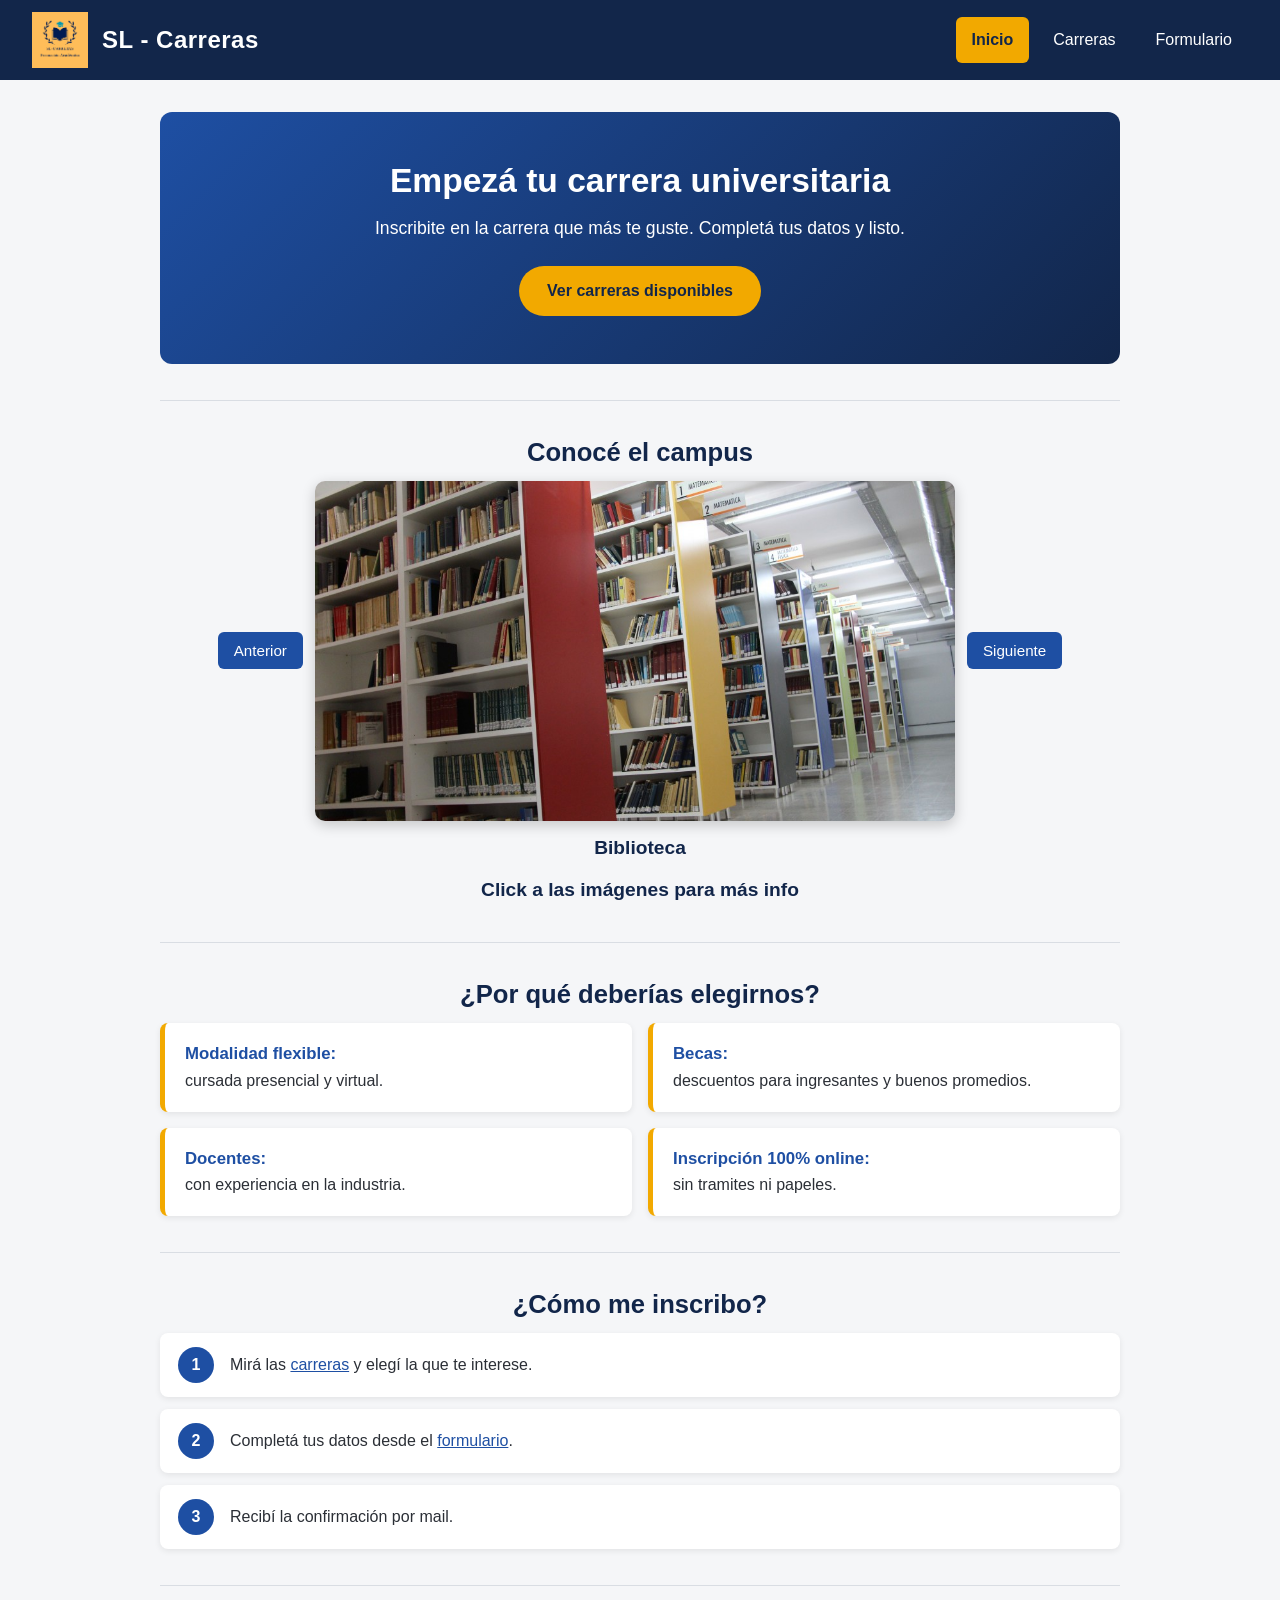
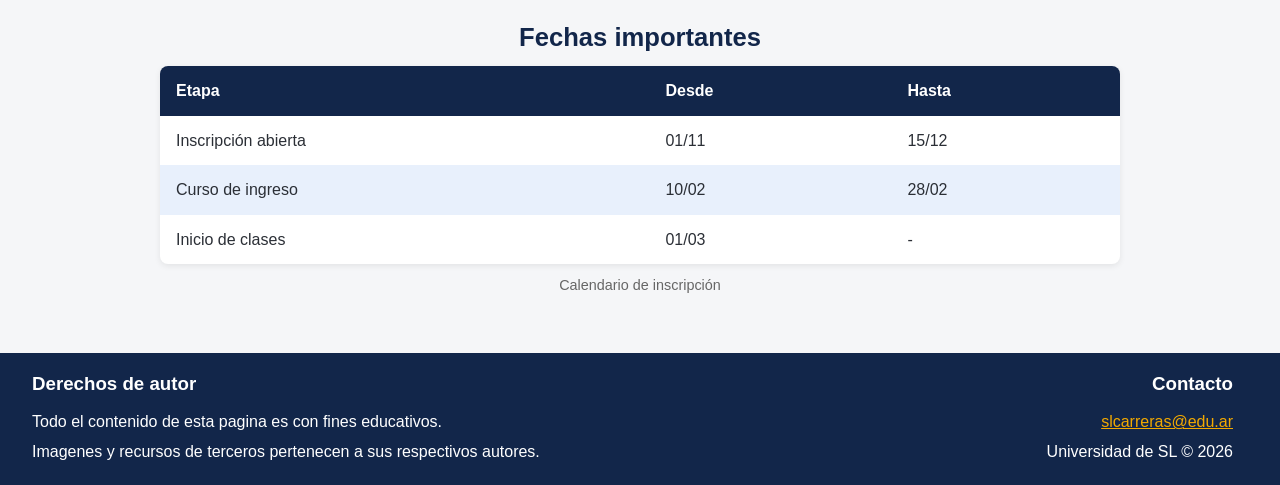
<file: index.html>
<!DOCTYPE html>
<html lang="es">
<head>
    <meta charset="UTF-8">
    <meta name="viewport" content="width=device-width, initial-scale=1.0">
    <title>SL - Carreras</title>
    <link rel="stylesheet" href="assets/css/Index.css">
    <link rel="icon" type="image/x-icon" href="favicon.ico">
    <script src="assets/js/Javascript.js" defer></script>
</head>
<body>
    <header>
        <div>
            <img src="assets/img/LOGO-SL-CARRERAS.png" alt="Logo" width="80">
            <h1>SL - Carreras</h1>
        </div>
        <div>
            <nav>
                <ul>
                    <li><a href="index.html" class="activo">Inicio</a></li>
                    <li><a href="carreras.html">Carreras</a></li>
                    <li><a href="contacto.html">Formulario</a></li>
                </ul>
            </nav>
        </div>
    </header>

    <main>
        <div id="presentacion">
            <h2>Empezá tu carrera universitaria</h2>
            <p>Inscribite en la carrera que más te guste. Completá tus datos y listo.</p>
            <a href="carreras.html">Ver carreras disponibles</a>
        </div>

        <hr>

        <div class="carrusel" id="carrusel-campus">
            <h2>Conocé el campus</h2>
            <div>
                <button class="anterior">Anterior</button>
                <a href="">
                    <img src="" alt="">
                </a>
                <button class="siguiente">Siguiente</button>
                <h3></h3>
                <h4>Click a las imágenes para más info</h4>
            </div>
        </div>
        <hr>

        <div id="beneficios">
            <h2>¿Por qué deberías elegirnos?</h2>
            <ul>
                <li><strong>Modalidad flexible:</strong> cursada presencial y virtual.</li>
                <li><strong>Becas:</strong> descuentos para ingresantes y buenos promedios.</li>
                <li><strong>Docentes:</strong> con experiencia en la industria.</li>
                <li><strong>Inscripción 100% online:</strong> sin tramites ni papeles.</li>
            </ul>
        </div>

        <hr>

        <div id="pasos">
            <h2>¿Cómo me inscribo?</h2>
            <ol> <!-- con span no queda feo, no queda con saltos de linea -->
                <li><span>Mirá las <a href="carreras.html">carreras</a> y elegí la que te interese.</span></li>
                <li><span>Completá tus datos desde el <a href="contacto.html">formulario</a>.</span></li>
                <li><span>Recibí la confirmación por mail.</span></li>
            </ol>
        </div>

        <hr>

        <div id="fechas">
            <h2>Fechas importantes</h2>
            <table>
                <caption>Calendario de inscripción</caption>
                <thead>
                    <tr>
                        <th>Etapa</th>
                        <th>Desde</th>
                        <th>Hasta</th>
                    </tr>
                </thead>
                <tbody>
                    <tr>
                        <td>Inscripción abierta</td>
                        <td>01/11</td>
                        <td>15/12</td>
                    </tr>
                    <tr>
                        <td>Curso de ingreso</td>
                        <td>10/02</td>
                        <td>28/02</td>
                    </tr>
                    <tr>
                        <td>Inicio de clases</td>
                        <td>01/03</td>
                        <td>-</td>
                    </tr>
                </tbody>
            </table>
        </div>
    </main>

    <div id="footer"></div>
</body>
</html>
</file>
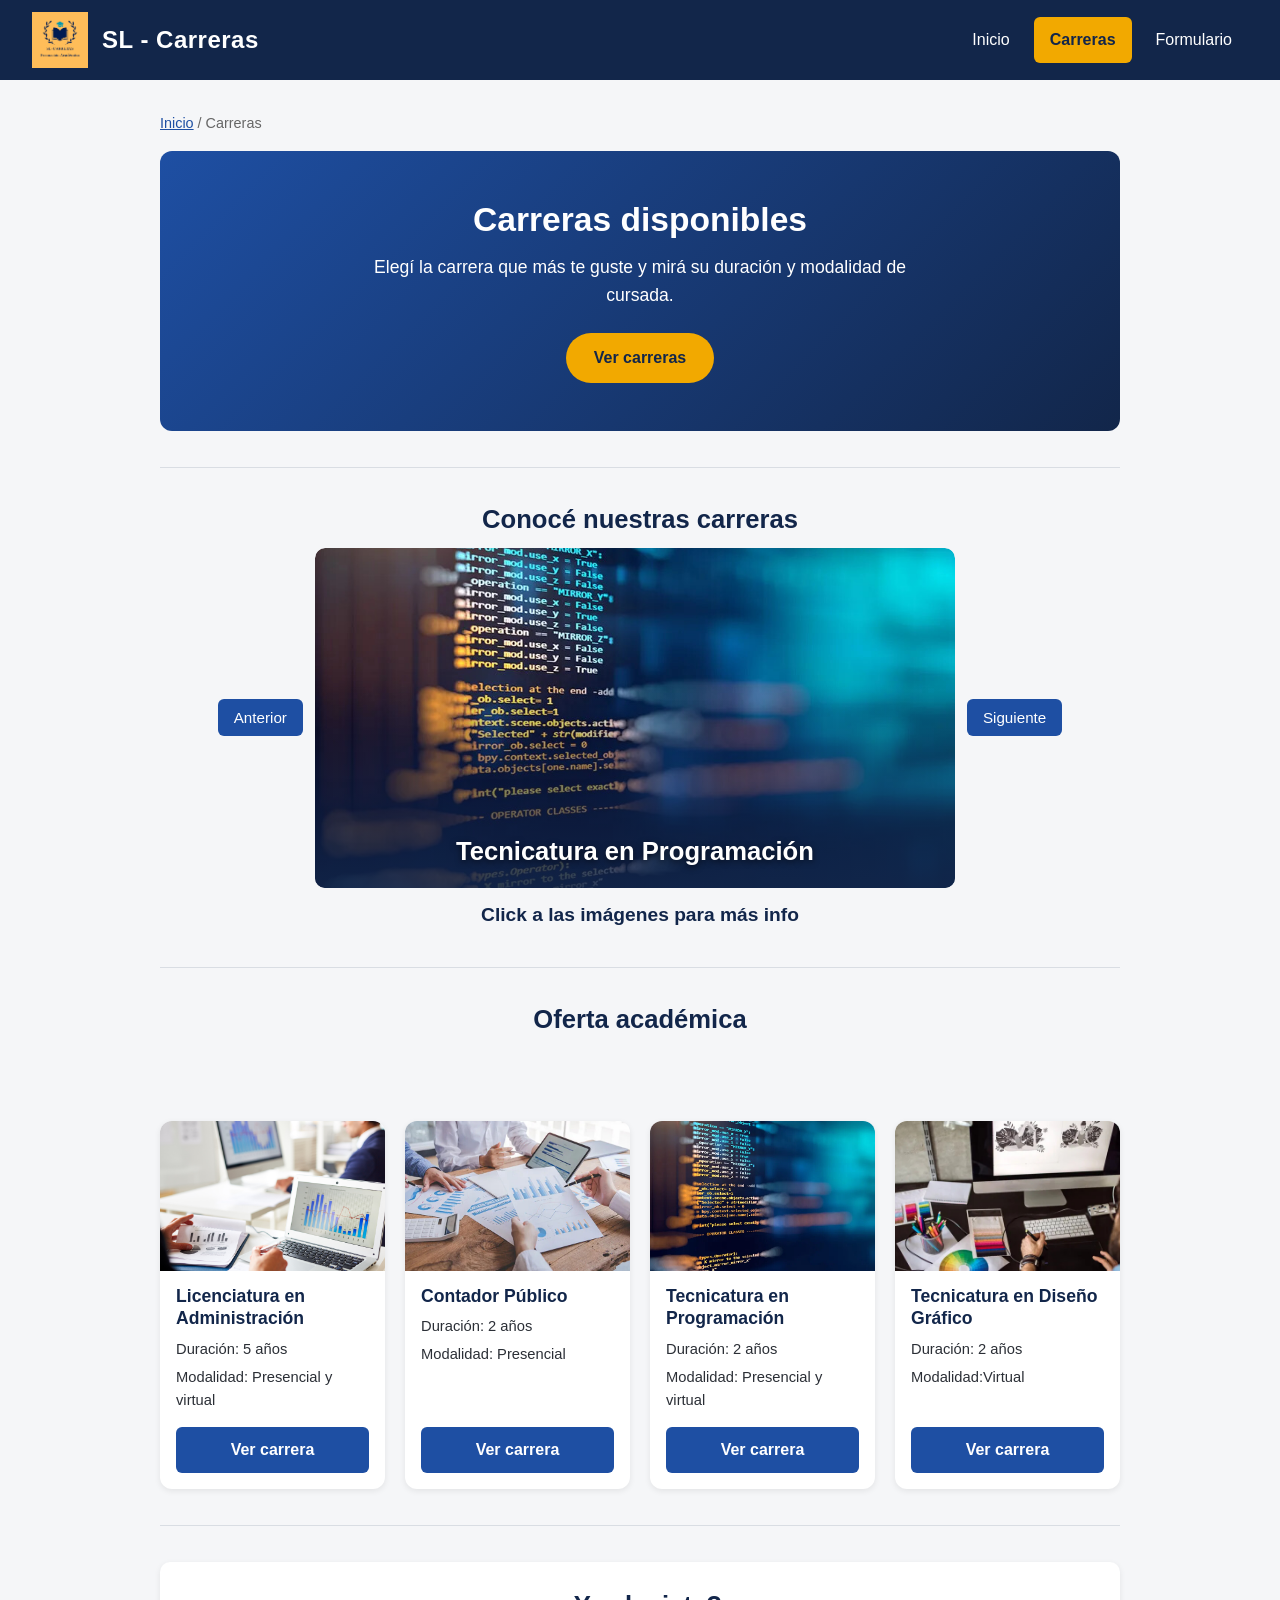
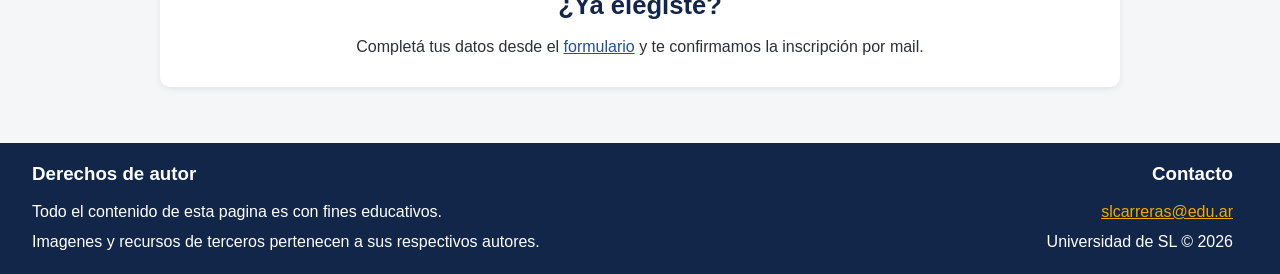
<file: carreras.html>
<!DOCTYPE html>
<html lang="es">
<head>
    <meta charset="UTF-8">
    <meta name="viewport" content="width=device-width, initial-scale=1.0">
    <title>SL - Carreras disponibles</title>
    <link rel="stylesheet" href="assets/css/Index.css">
    <link rel="icon" type="image/x-icon" href="favicon.ico">
    <script src="assets/js/Javascript.js" defer></script>
</head>
<body>
    <header>
        <div>
            <img src="assets/img/LOGO-SL-CARRERAS.png" alt="Logo" width="80">
            <h1>SL - Carreras</h1>
        </div>
        <div>
            <nav>
                <ul>
                    <li><a href="index.html">Inicio</a></li>
                    <li><a href="carreras.html" class="activo">Carreras</a></li>
                    <li><a href="contacto.html">Formulario</a></li>
                </ul>
            </nav>
        </div>
    </header>

    <main>
        <div id="ruta">
            <p><a href="index.html">Inicio</a> / Carreras</p>
        </div>

        <div id="presentacion">
            <h2>Carreras disponibles</h2>
            <p>Elegí la carrera que más te guste y mirá su duración y modalidad de cursada.</p>
            <a href="#listado">Ver carreras</a>
        </div>

        <hr>

        <div class="carrusel" id="carrusel-carreras">
            <h2>Conocé nuestras carreras</h2>
            <div>
                <button class="anterior">Anterior</button>
                <a href="">
                    <img src="" alt="">
                    <h3></h3>
                </a>
                <button class="siguiente">Siguiente</button>
                <h4>Click a las imágenes para más info</h4>
            </div>
        </div>
        
        <hr>

        <div id="listado">
            <h2 id="TablasTitulo">Oferta académica</h2>
            <hr>
            <div id="lista-carreras">
                <div class="carrera">
                    <img class="imagenCarreras" src="assets/img/carreras/lic-administracion.jpg" alt="Licenciatura en Administración">
                    <h3>Licenciatura en Administración</h3>
                    <p>Duración: 5 años</p>
                    <p>Modalidad: Presencial y virtual</p>
                    <a href="carreras/lic-administracion.html">Ver carrera</a>
                </div>
                <div class="carrera">
                    <img class="imagenCarreras" src="assets/img/carreras/contador-publico.jpg" alt="Contador Público">
                    <h3>Contador Público</h3>
                    <p>Duración: 2 años</p>
                    <p>Modalidad: Presencial</p>
                    <a href="carreras/ContadorPublico.html">Ver carrera</a>
                </div>
                <div class="carrera">
                    <img class="imagenCarreras" src="assets/img/carreras/tec-programacion.jpg" alt="Tecnicatura en Programación">
                    <h3>Tecnicatura en Programación</h3>
                    <p>Duración: 2 años</p>
                    <p>Modalidad: Presencial y virtual</p>
                    <a href="carreras/TecnicaturaProgramacion.html">Ver carrera</a>
                </div>
                <div class="carrera">
                    <img class="imagenCarreras" src="assets/img/carreras/diseno-grafico.jpg" alt="Diseño Gráfico">
                    <h3>Tecnicatura en Diseño Gráfico</h3>
                    <p>Duración: 2 años</p>
                    <p>Modalidad:Virtual</p>
                    <a href="carreras/DiseñoGrafico.html">Ver carrera</a>
                </div>
            </div>
        </div>

        <hr>

        <div id="inscripcion">
            <h2>¿Ya elegiste?</h2>
            <p>Completá tus datos desde el <a href="contacto.html">formulario</a> y te confirmamos la inscripción por mail.</p>
        </div>
    </main>

    <div id="footer"></div>
</body>
</html>
</file>
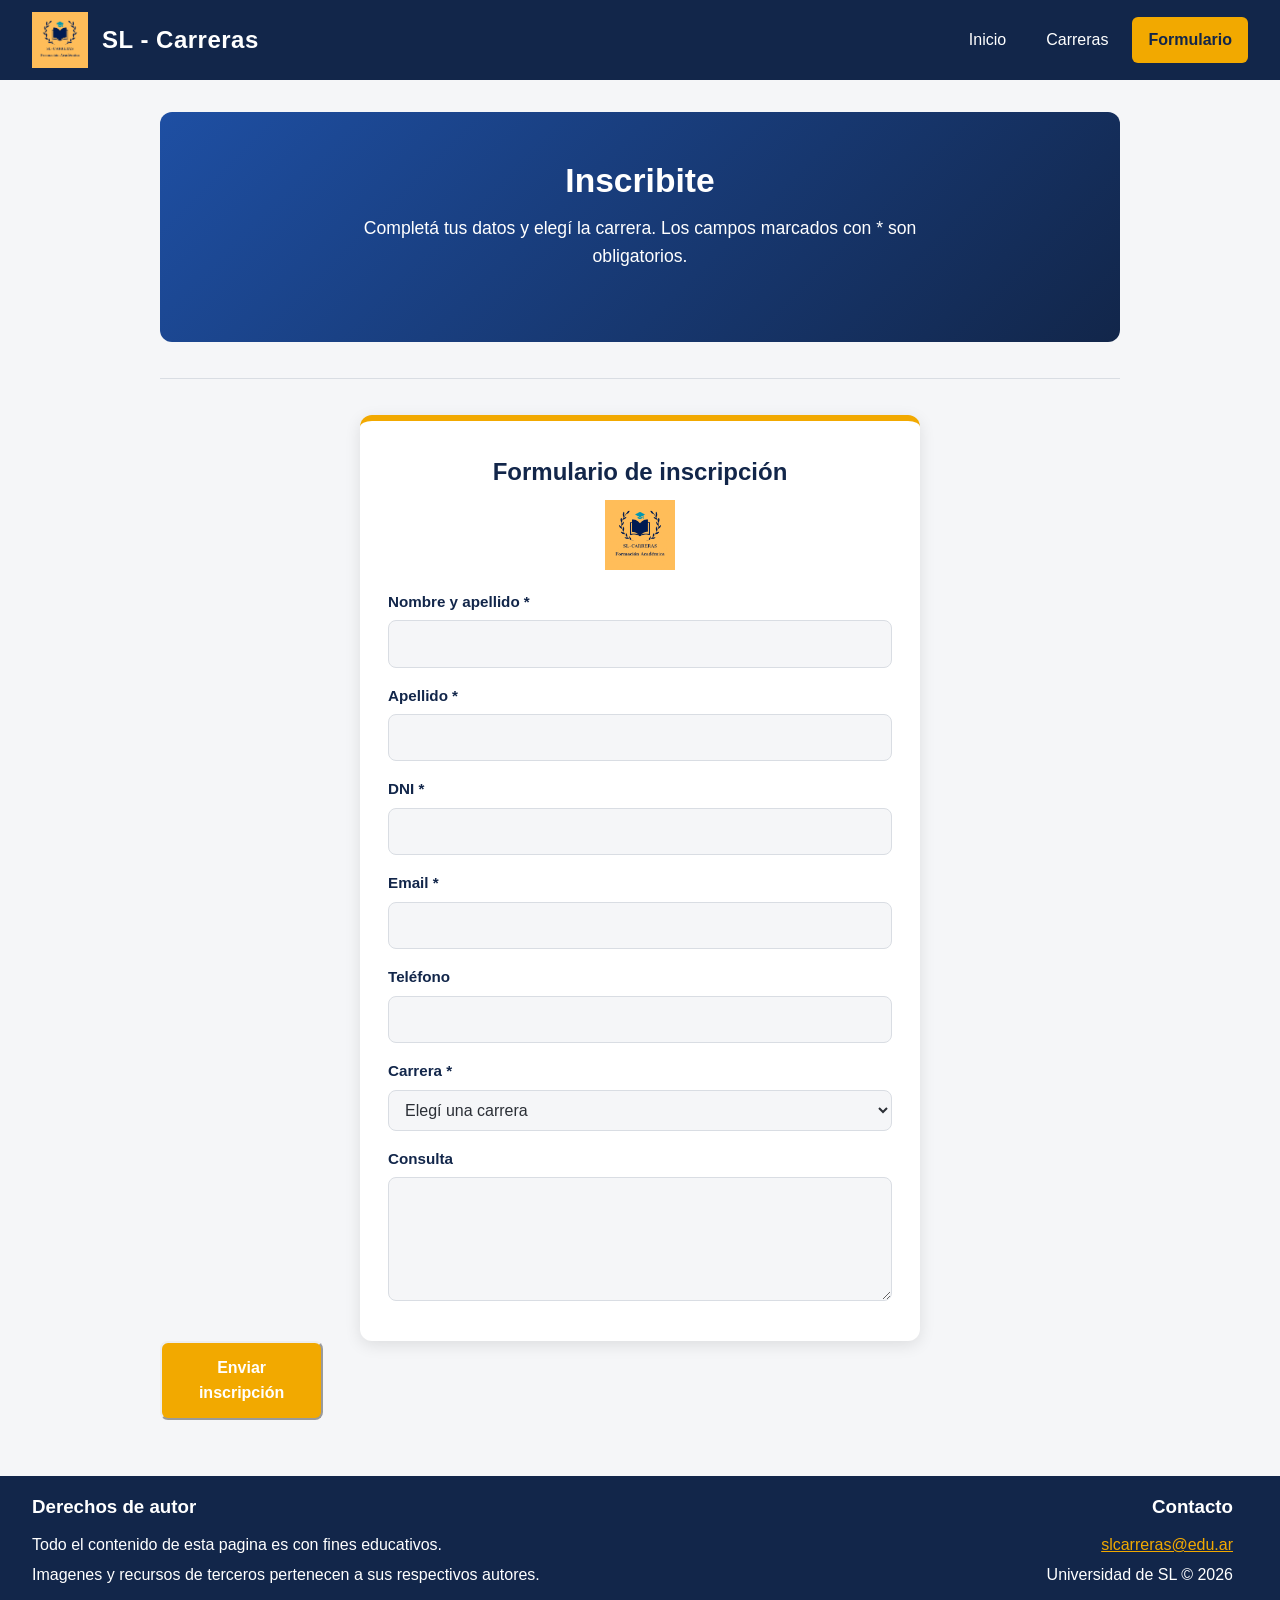
<file: contacto.html>
<!DOCTYPE html>
<html lang="es">
<head>
    <meta charset="UTF-8">
    <meta name="viewport" content="width=device-width, initial-scale=1.0">
    <title>SL - Formulario de inscripción</title>
    <link rel="stylesheet" href="assets/css/Index.css">
    <link rel="icon" type="image/x-icon" href="favicon.ico">
    <script src="assets/js/Javascript.js" defer></script>

</head>
<body>
    <header>
        <div>
            <img src="assets/img/LOGO-SL-CARRERAS.png" alt="Logo" width="80">
            <h1>SL - Carreras</h1>
        </div>
        <div>
            <nav>
                <ul>
                    <li><a href="index.html">Inicio</a></li>
                    <li><a href="carreras.html">Carreras</a></li>
                    <li><a href="contacto.html" class="activo">Formulario</a></li>
                </ul>
            </nav>
        </div>
    </header>

    <main>
        <div id="presentacion">
            <h2>Inscribite</h2>
            <p>Completá tus datos y elegí la carrera. Los campos marcados con * son obligatorios.</p>
        </div>

        <hr>

        <div id="DIVformulario">
            <form id="formulario" action="mailto:slcarreras@edu.ar" method="post" enctype="text/plain">
                <h3>Formulario de inscripción</h3>
                <img src="assets/img/LOGO-SL-CARRERAS.png" id="DentroFormulario" alt="Logo" >
                <div>
                    <label for="nombre" class="formularioLabel">Nombre y apellido *</label>
                    <input type="text" id="nombre" name="nombre" class="formularioInput" autocomplete="name" required>
                </div>
                <div>
                    <label for="apellido" class="formularioLabel">Apellido *</label>
                    <input type="text" id="apellido" name="apellido" class="formularioInput" autocomplete="family-name" required>
                </div>
                <div>
                    <label for="dni" class="formularioLabel">DNI *</label>
                    <input type="text" id="dni" name="dni" class="formularioInput" autocomplete= "off" required>
                </div>
                <div>
                    <label for="email" class="formularioLabel">Email *</label>
                    <input type="email" id="email" name="email" class="formularioInput" autocomplete="email" required>
                </div>
                <div>
                    <label for="telefono" class="formularioLabel">Teléfono</label>
                    <input type="tel" id="telefono" class="formularioInput" name="telefono" autocomplete="tel">
                </div>
                <div>
                    <label for="carrera" class="formularioLabel">Carrera *</label>
                    <select id="carrera" name="carrera" required>
                        <option value="">Elegí una carrera</option>
                        <option value="programacion">Tecnicatura en Programación</option>
                        <option value="administracion">Licenciatura en Administración</option>
                        <option value="contador">Contador Público</option>
                        <option value="diseno">Diseño Gráfico</option>
                    </select>
                </div>
                    <label for="consulta" class="formularioLabel">Consulta</label>
                    <textarea id="consulta" name="consulta" rows="4" class="formularioInput"></textarea>
                </div>
                <button type="submit" id="btnEnviar"s>Enviar inscripción</button>
            </form>
        </div>
    </main>

    <div id="footer"></div>
</body>
</html>
</file>
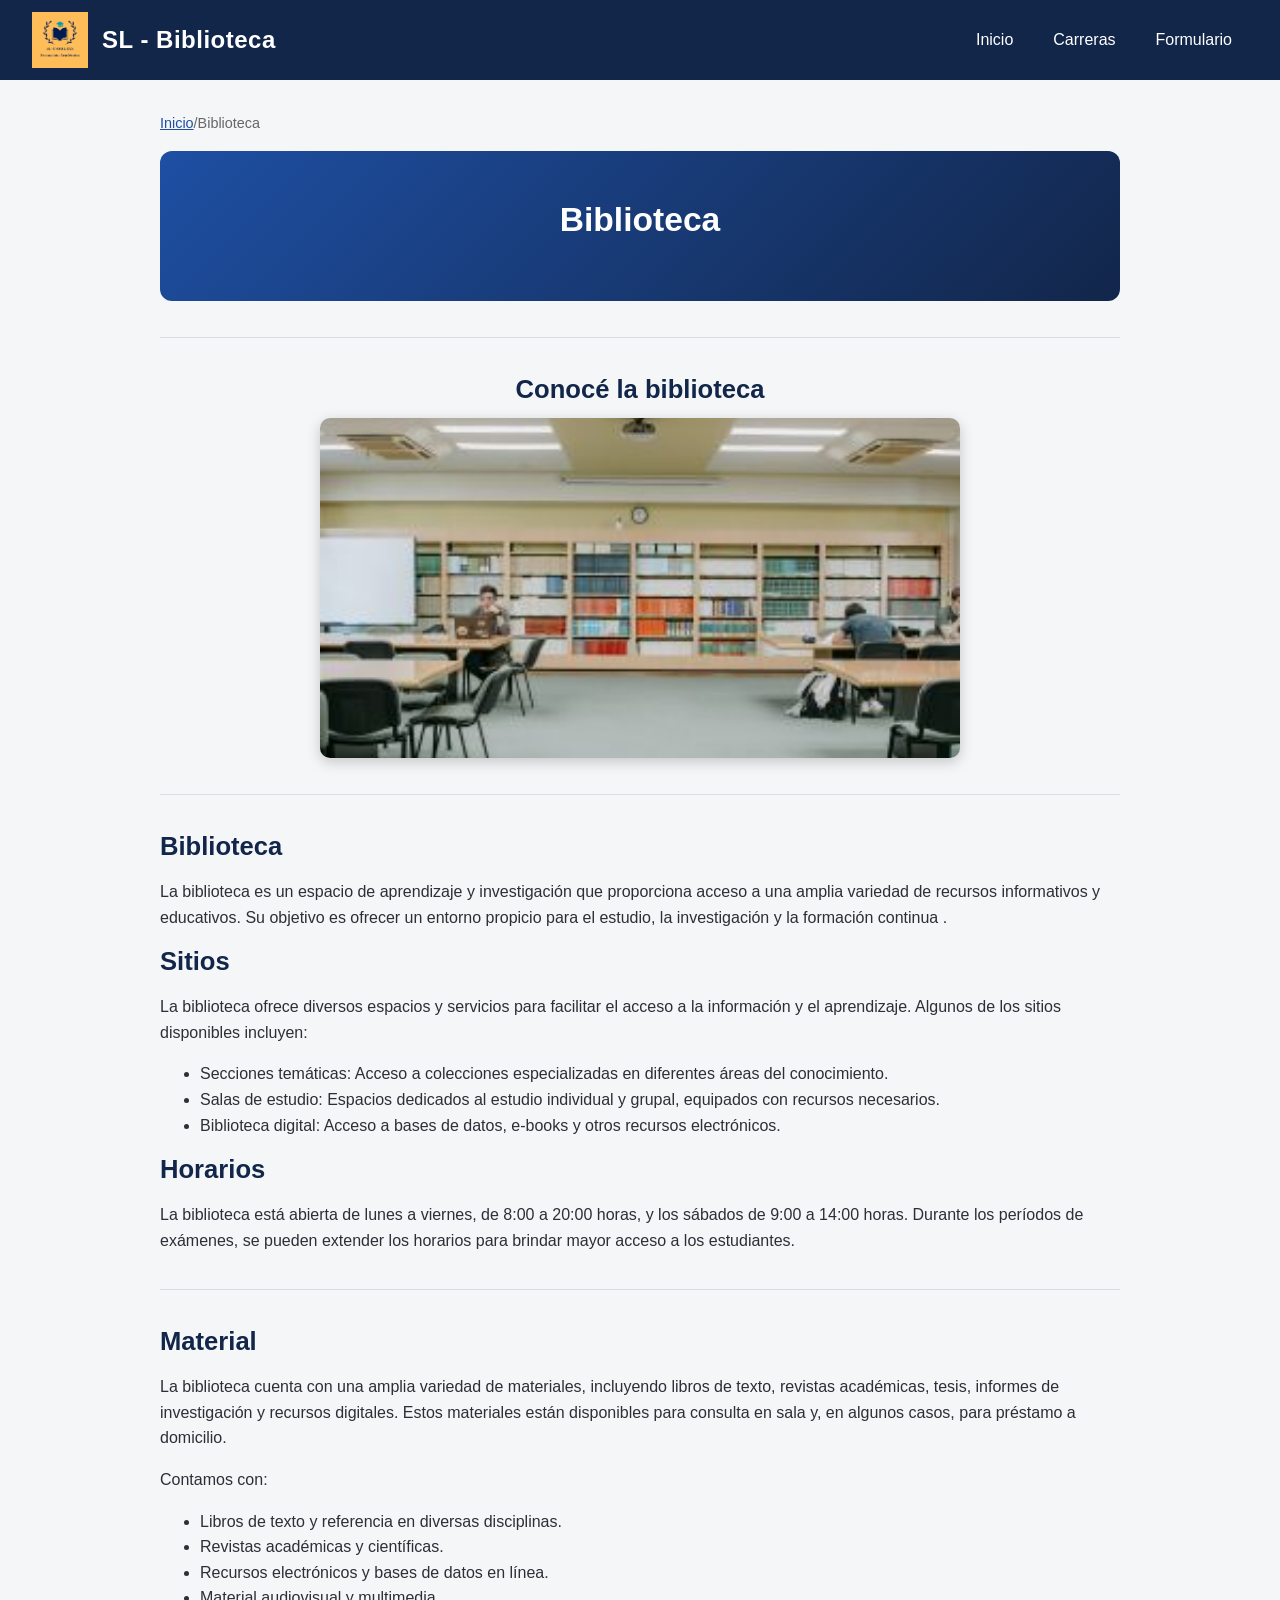
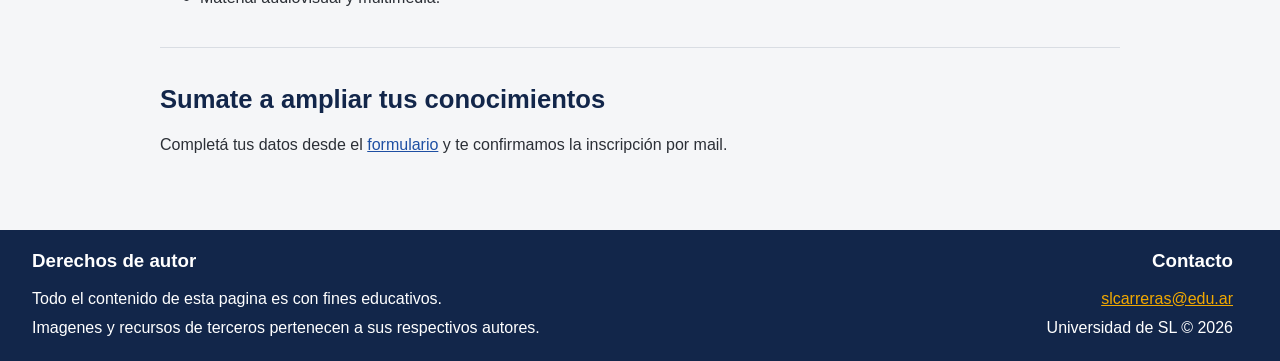
<file: Campus/Biblioteca.html>
<!DOCTYPE html>
<html lang="es">
<head>
    <meta charset="UTF-8">
    <meta name="viewport" content="width=device-width, initial-scale=1.0">
    <title>SL - Biblioteca</title>
    <link rel="stylesheet" href="../assets/css/Index.css">
    <script src="../assets/js/Javascript.js" defer></script>
    <link rel="icon" type="image/x-icon" href="../favicon.ico">
</head>
<body>
    <header>
        <div>
         <img src="../assets/img/LOGO-SL-CARRERAS.png" alt="Logo" width="80">
            <h1>SL - Biblioteca</h1>
        </div>
        <div>
            <nav>
                <ul>
                    <li><a href="../index.html">Inicio</a></li>
                    <li><a href="../carreras.html">Carreras</a></li>
                    <li><a href="../contacto.html">Formulario</a></li>
                </ul>
            </nav>
        </div>
    </header>

    <main>
        <div id="ruta">
            <p><a href="../index.html">Inicio</a>/Biblioteca</p>
        </div>
        <div id="presentacion">
            <h2>Biblioteca</h2>
        </div>
        
        <hr>
        <div class="carrusel" id="carrusel-biblioteca">
            <h2>Conocé la biblioteca</h2>
            <div>
                <img id ="imagenBiblioteca" src="" alt="">
            </div>
        </div>
        <hr>
        <div>
            <div>
                <h2>Biblioteca</h2>
                <p>La biblioteca es un espacio de aprendizaje y investigación que proporciona acceso a una amplia variedad de recursos informativos y educativos. Su objetivo es ofrecer un entorno propicio para el estudio, la investigación y la formación continua      .</p>
            </div>

            <div>
                <h2>Sitios </h2>
                <p>La biblioteca ofrece diversos espacios y servicios para facilitar el acceso a la información y el aprendizaje. Algunos de los sitios disponibles incluyen:</p>
                <ul>
                    <li>Secciones temáticas: Acceso a colecciones especializadas en diferentes áreas del conocimiento.</li>
                    <li>Salas de estudio: Espacios dedicados al estudio individual y grupal, equipados con recursos necesarios.</li>
                    <li>Biblioteca digital: Acceso a bases de datos, e-books y otros recursos electrónicos.</li>
                </ul>
            </div>
            <div>
                <h2>Horarios</h2>
                <p>La biblioteca está abierta de lunes a viernes, de 8:00 a 20:00 horas, y los sábados de 9:00 a 14:00 horas. Durante los períodos de exámenes, se pueden extender los horarios para brindar mayor acceso a los estudiantes.</p>
            </div>
        </div>
        <hr>
        <div>
            <h2>Material</h2>
            <p>La biblioteca cuenta con una amplia variedad de materiales, incluyendo libros de texto, revistas académicas, tesis, informes de investigación y recursos digitales. Estos materiales están disponibles para consulta en sala y, en algunos casos, para préstamo a domicilio.</p>
            <p>Contamos con:</p>
            <ul>
                <li>Libros de texto y referencia en diversas disciplinas.</li>
                <li>Revistas académicas y científicas.</li>
                <li>Recursos electrónicos y bases de datos en línea.</li>
                <li>Material audiovisual y multimedia.</li>
            </ul>
        </div>

        <hr>

        <div>
            <h2>Sumate a ampliar tus conocimientos</h2>
            <p>Completá tus datos desde el <a href="../contacto.html">formulario</a> y te confirmamos la inscripción por mail.</p>
        </div>
    </main>

    <div id="footer"></div>
</body>
</html>
</file>
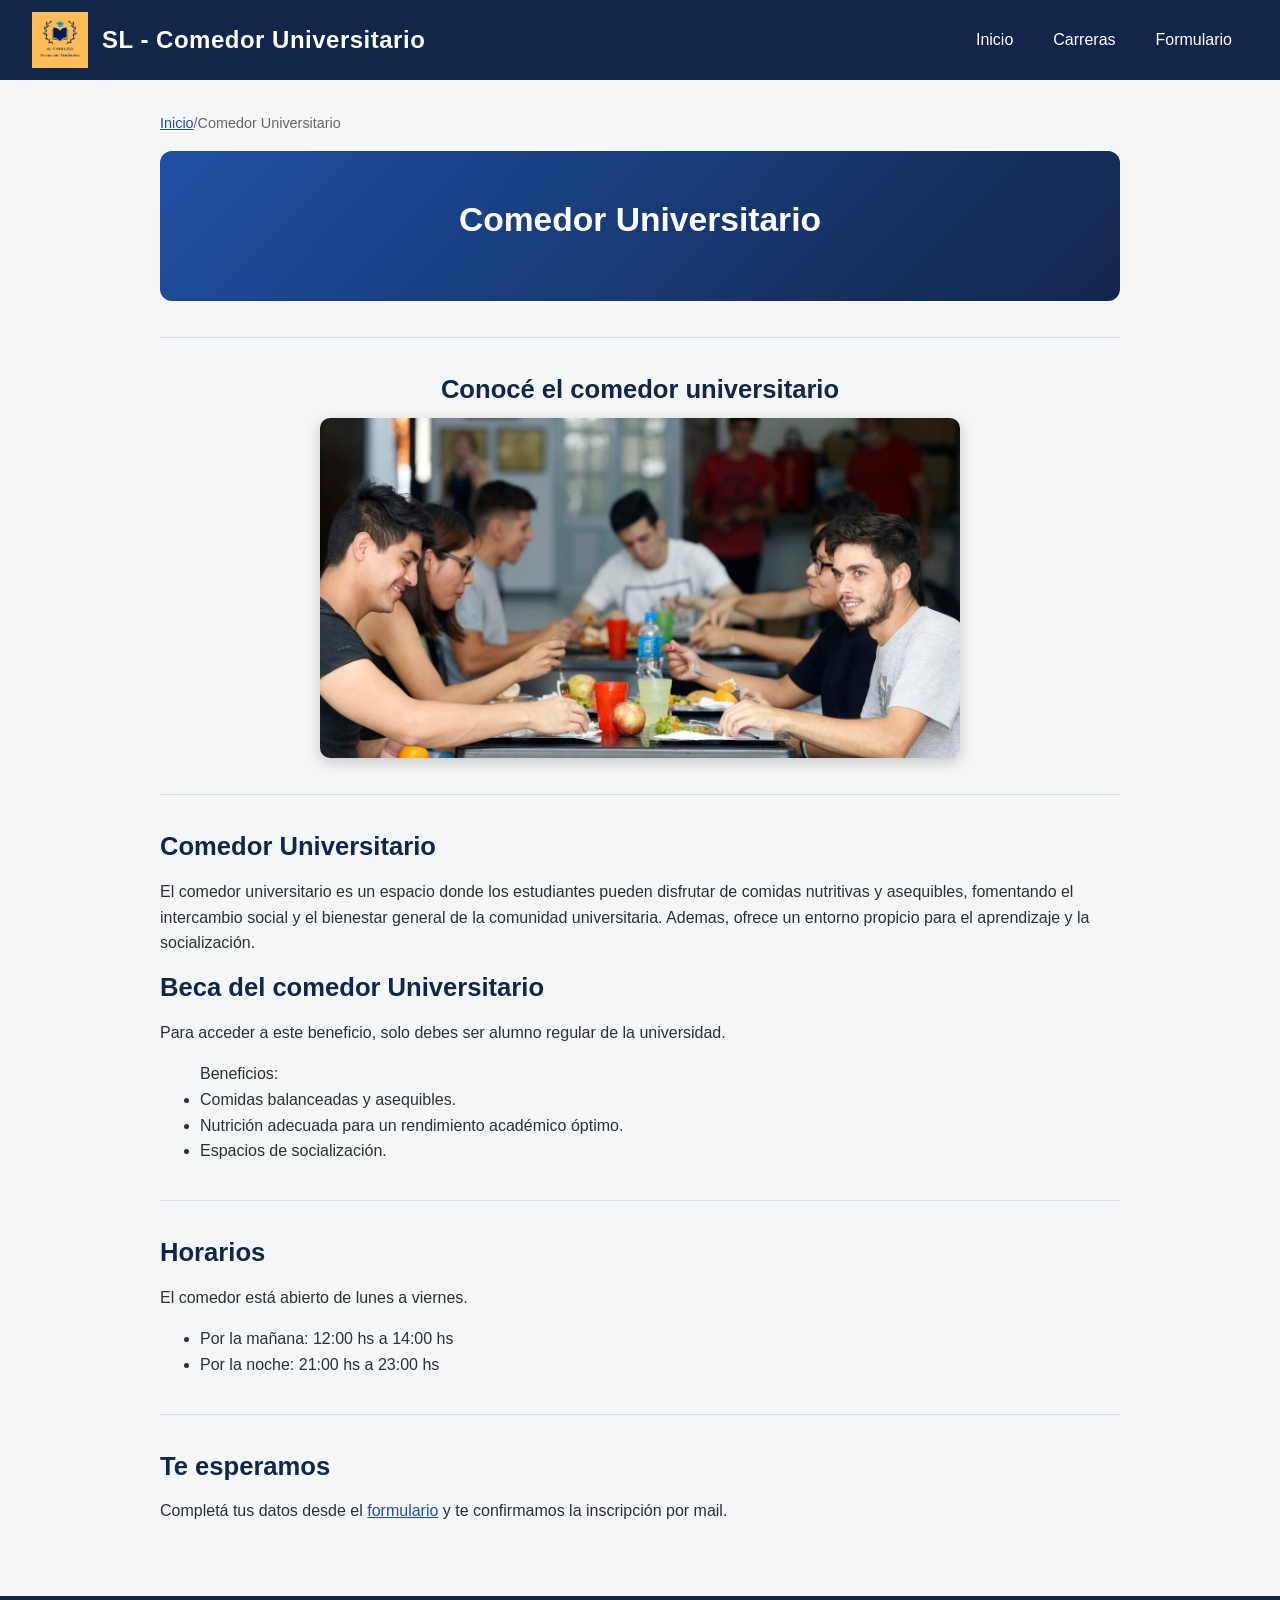
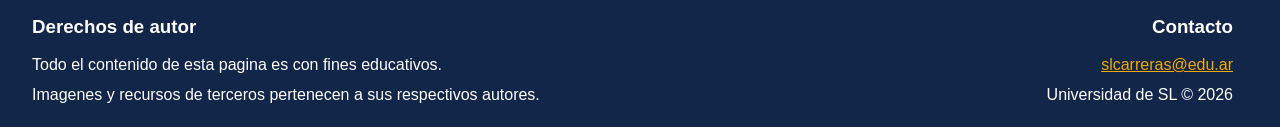
<file: Campus/Comedor.html>
<!DOCTYPE html>
<html lang="es">
<head>
    <meta charset="UTF-8">
    <meta name="viewport" content="width=device-width, initial-scale=1.0">
    <title>SL - Comedor Universitario</title>
    <link rel="stylesheet" href="../assets/css/Index.css">
    <script src="../assets/js/Javascript.js" defer></script>
    <link rel="icon" type="image/x-icon" href="../favicon.ico">
</head>
<body>
    <header>
        <div>
         <img src="../assets/img/LOGO-SL-CARRERAS.png" alt="Logo" width="80">
            <h1>SL - Comedor Universitario</h1>
        </div>
        <div>
            <nav>
                <ul>
                    <li><a href="../index.html">Inicio</a></li>
                    <li><a href="../carreras.html">Carreras</a></li>
                    <li><a href="../contacto.html">Formulario</a></li>
                </ul>
            </nav>
        </div>
    </header>

    <main>
        <div id="ruta">
            <p><a href="../index.html">Inicio</a>/Comedor Universitario</p>
        </div>
        <div id="presentacion">
            <h2>Comedor Universitario</h2>
        </div>
        
        <hr>
        <div class="carrusel" id="carrusel-comedor">
            <h2>Conocé el comedor universitario</h2>
            <div>
                <img id ="imagenComedor" src="" alt="">
            </div>
        </div>
        <hr>
        <div>
            <div>
                <h2>Comedor Universitario</h2>
                <p>El comedor universitario es un espacio donde los estudiantes pueden disfrutar de comidas nutritivas y asequibles, fomentando el intercambio social y el bienestar general de la comunidad universitaria. Ademas, ofrece un entorno propicio para el aprendizaje y la socialización.</p>
           </div>
            <div>
                <h2>Beca del comedor Universitario</h2>
                <p>Para acceder a este beneficio, solo debes ser alumno regular de la universidad. </p>
                <ul>Beneficios:
                      
                    <li>Comidas balanceadas y asequibles.</li>
                    <li>Nutrición adecuada para un rendimiento académico óptimo.</li>
                    <li>Espacios de socialización.</li>
                </ul>
            </div>
            <hr>
            <div>
                <h2>Horarios</h2>
                <p>El comedor está abierto de lunes a viernes.</p>
                <ul>
                    <li>Por la mañana: 12:00 hs a 14:00 hs</li>
                    <li>Por la noche: 21:00 hs a 23:00 hs</li>
                </ul>
            </div>
        </div>
        <hr>
        <div>
            <h2>Te esperamos</h2>
            <p>Completá tus datos desde el <a href="../contacto.html">formulario</a> y te confirmamos la inscripción por mail.</p>
        </div>
    </main>

    <div id="footer"></div>
</body>
</html>
</file>
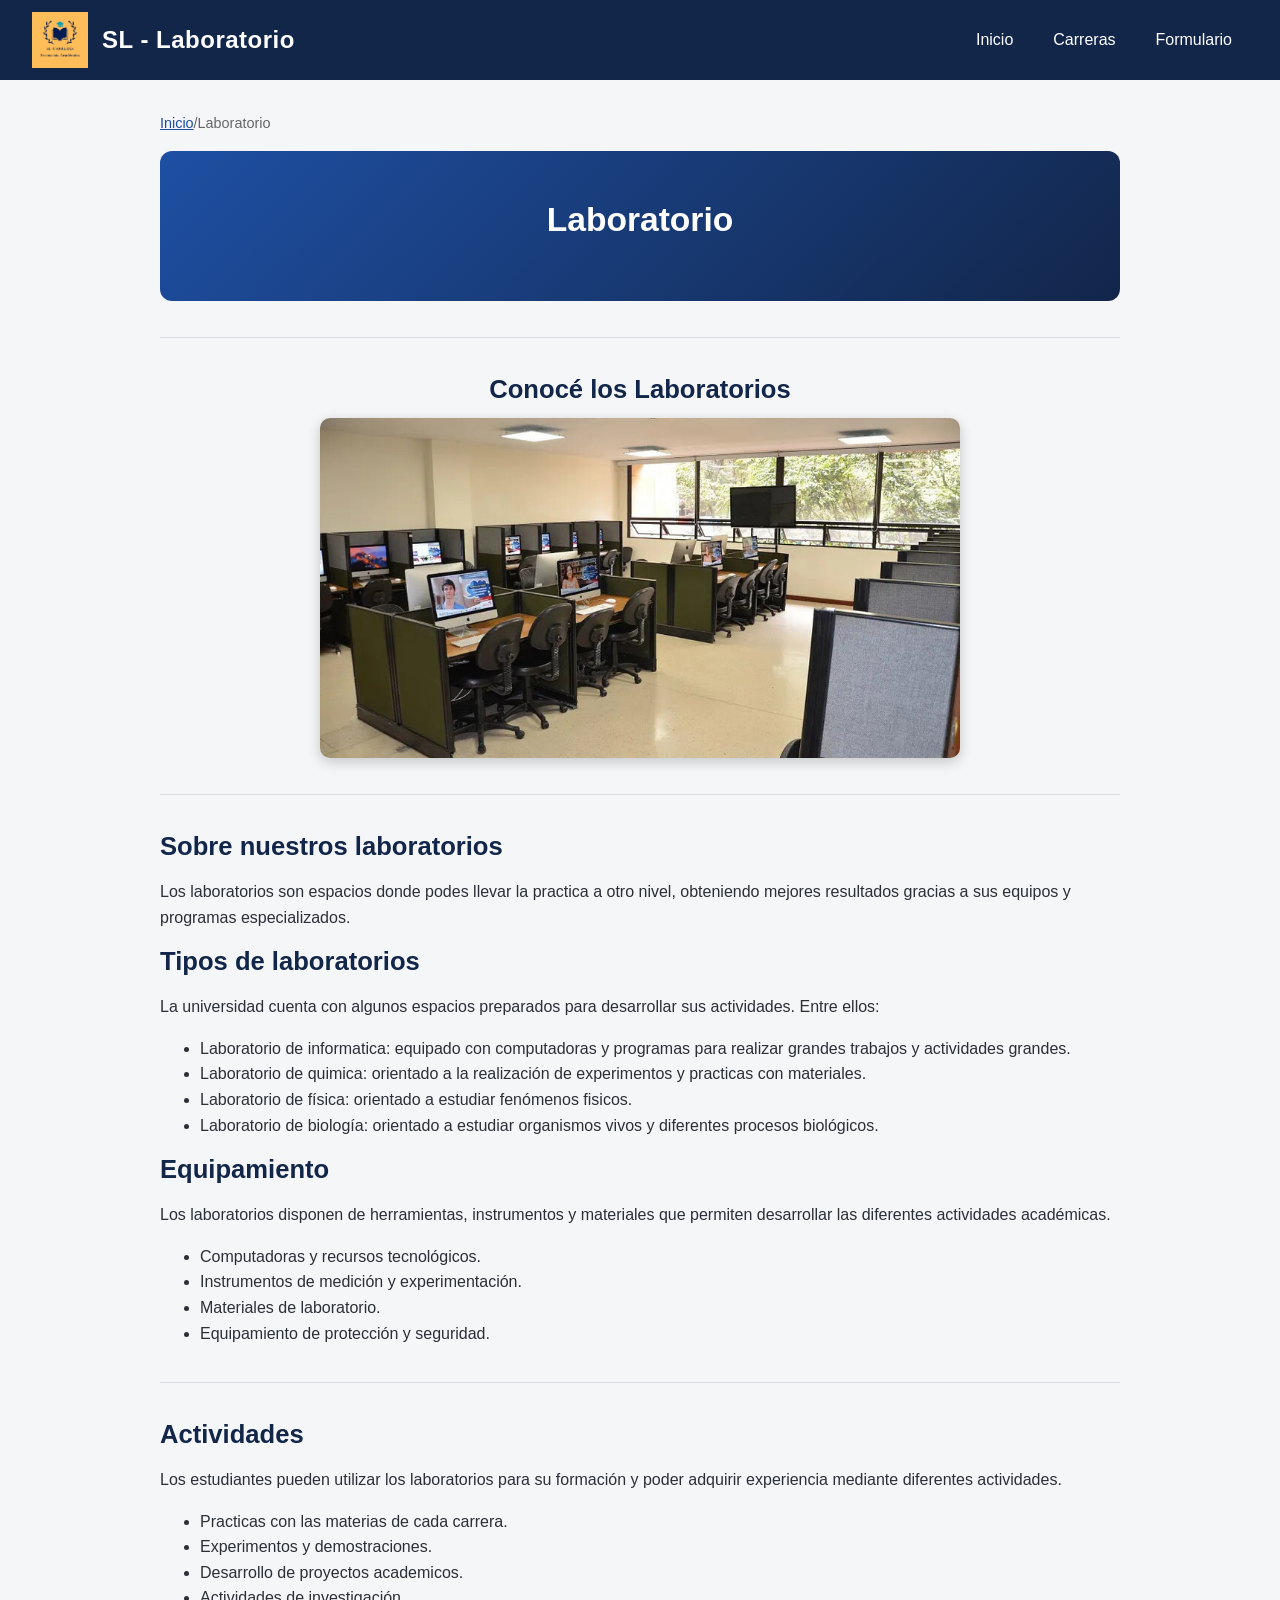
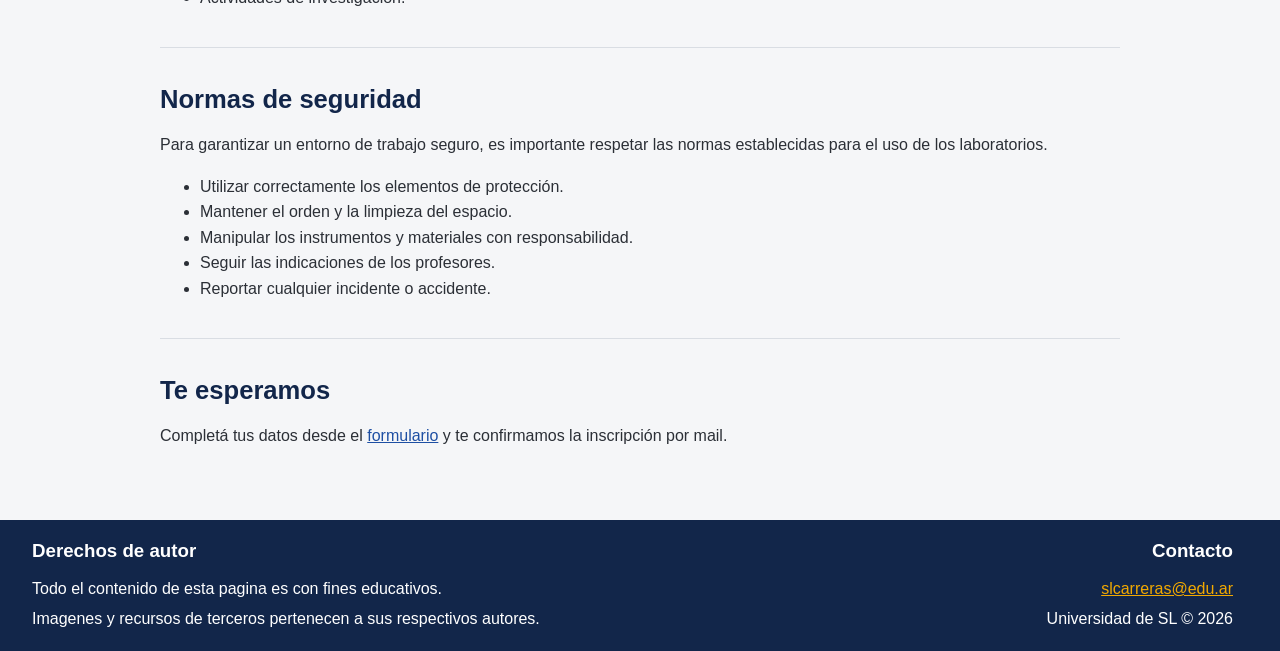
<file: Campus/Laboratorio.html>
<!DOCTYPE html>
<html lang="es">
<head>
    <meta charset="UTF-8">
    <meta name="viewport" content="width=device-width, initial-scale=1.0">
    <title>SL - Laboratorio</title>
    <link rel="stylesheet" href="../assets/css/Index.css">
    <script src="../assets/js/Javascript.js" defer></script>
    <link rel="icon" type="image/x-icon" href="../favicon.ico">
</head>
<body>
    <header>
        <div>
         <img src="../assets/img/LOGO-SL-CARRERAS.png" alt="Logo" width="80">
            <h1>SL - Laboratorio</h1>
        </div>
        <div>
            <nav>
                <ul>
                    <li><a href="../index.html">Inicio</a></li>
                    <li><a href="../carreras.html">Carreras</a></li>
                    <li><a href="../contacto.html">Formulario</a></li>
                </ul>
            </nav>
        </div>
    </header>

    <main>
        <div id="ruta">
            <p><a href="../index.html">Inicio</a>/Laboratorio</p>
        </div>
        <div id="presentacion">
            <h2>Laboratorio</h2>
        </div>
        
        <hr>
        <div class="carrusel" id="carrusel-laboratorio">
            <h2>Conocé los Laboratorios</h2>
            <div>
                <img id ="imagenLaboratorio" src="" alt="">
            </div>
        </div>
        <hr>
        <div>
            <div>
                <h2>Sobre nuestros laboratorios</h2>
                <p>Los laboratorios son espacios donde podes llevar la practica a otro nivel, obteniendo mejores resultados gracias a sus equipos y programas especializados.</p>
            </div>

            <div>
                <h2>Tipos de laboratorios</h2>
                <p>La universidad cuenta con algunos espacios preparados para desarrollar sus actividades. Entre ellos:</p>
                <ul>
                    <li>Laboratorio de informatica: equipado con computadoras y programas para realizar grandes trabajos y actividades grandes.</li>
                    <li>Laboratorio de quimica: orientado a la realización de experimentos y practicas con materiales.</li>
                    <li>Laboratorio de física: orientado a estudiar fenómenos fisicos.</li>
                    <li>Laboratorio de biología: orientado a estudiar organismos vivos y diferentes procesos biológicos.</li>
                </ul>
            </div>

            <div>
                <h2>Equipamiento</h2>
                <p>Los laboratorios disponen de herramientas, instrumentos y materiales que permiten desarrollar las diferentes actividades académicas.</p>
                <ul>
                    <li>Computadoras y recursos tecnológicos.</li>
                    <li>Instrumentos de medición y experimentación.</li>
                    <li>Materiales de laboratorio.</li>
                    <li>Equipamiento de protección y seguridad.</li>
                </ul>
            </div>
        </div>
        <hr>
        <div>
            <h2>Actividades</h2>
            <p>Los estudiantes pueden utilizar los laboratorios para su formación y poder adquirir experiencia mediante diferentes actividades.</p>
            <ul>
                <li>Practicas con las materias de cada carrera.</li>
                <li>Experimentos y demostraciones.</li>
                <li>Desarrollo de proyectos academicos.</li>
                <li>Actividades de investigación.</li>
            </ul>
        </div>
        <hr>
        <div>
            <h2>Normas de seguridad</h2>
            <p>Para garantizar un entorno de trabajo seguro, es importante respetar las normas establecidas para el uso de los laboratorios.</p>
            <ul>
                <li>Utilizar correctamente los elementos de protección.</li>
                <li>Mantener el orden y la limpieza del espacio.</li>
                <li>Manipular los instrumentos y materiales con responsabilidad.</li>
                <li>Seguir las indicaciones de los profesores.</li>
                <li>Reportar cualquier incidente o accidente.</li>
            </ul>
        </div>
        <hr>
        <div>
            <h2>Te esperamos</h2>
            <p>Completá tus datos desde el <a href="../contacto.html">formulario</a> y te confirmamos la inscripción por mail.</p>
        </div>
    </main>

    <div id="footer"></div>
</body>
</html>
</file>
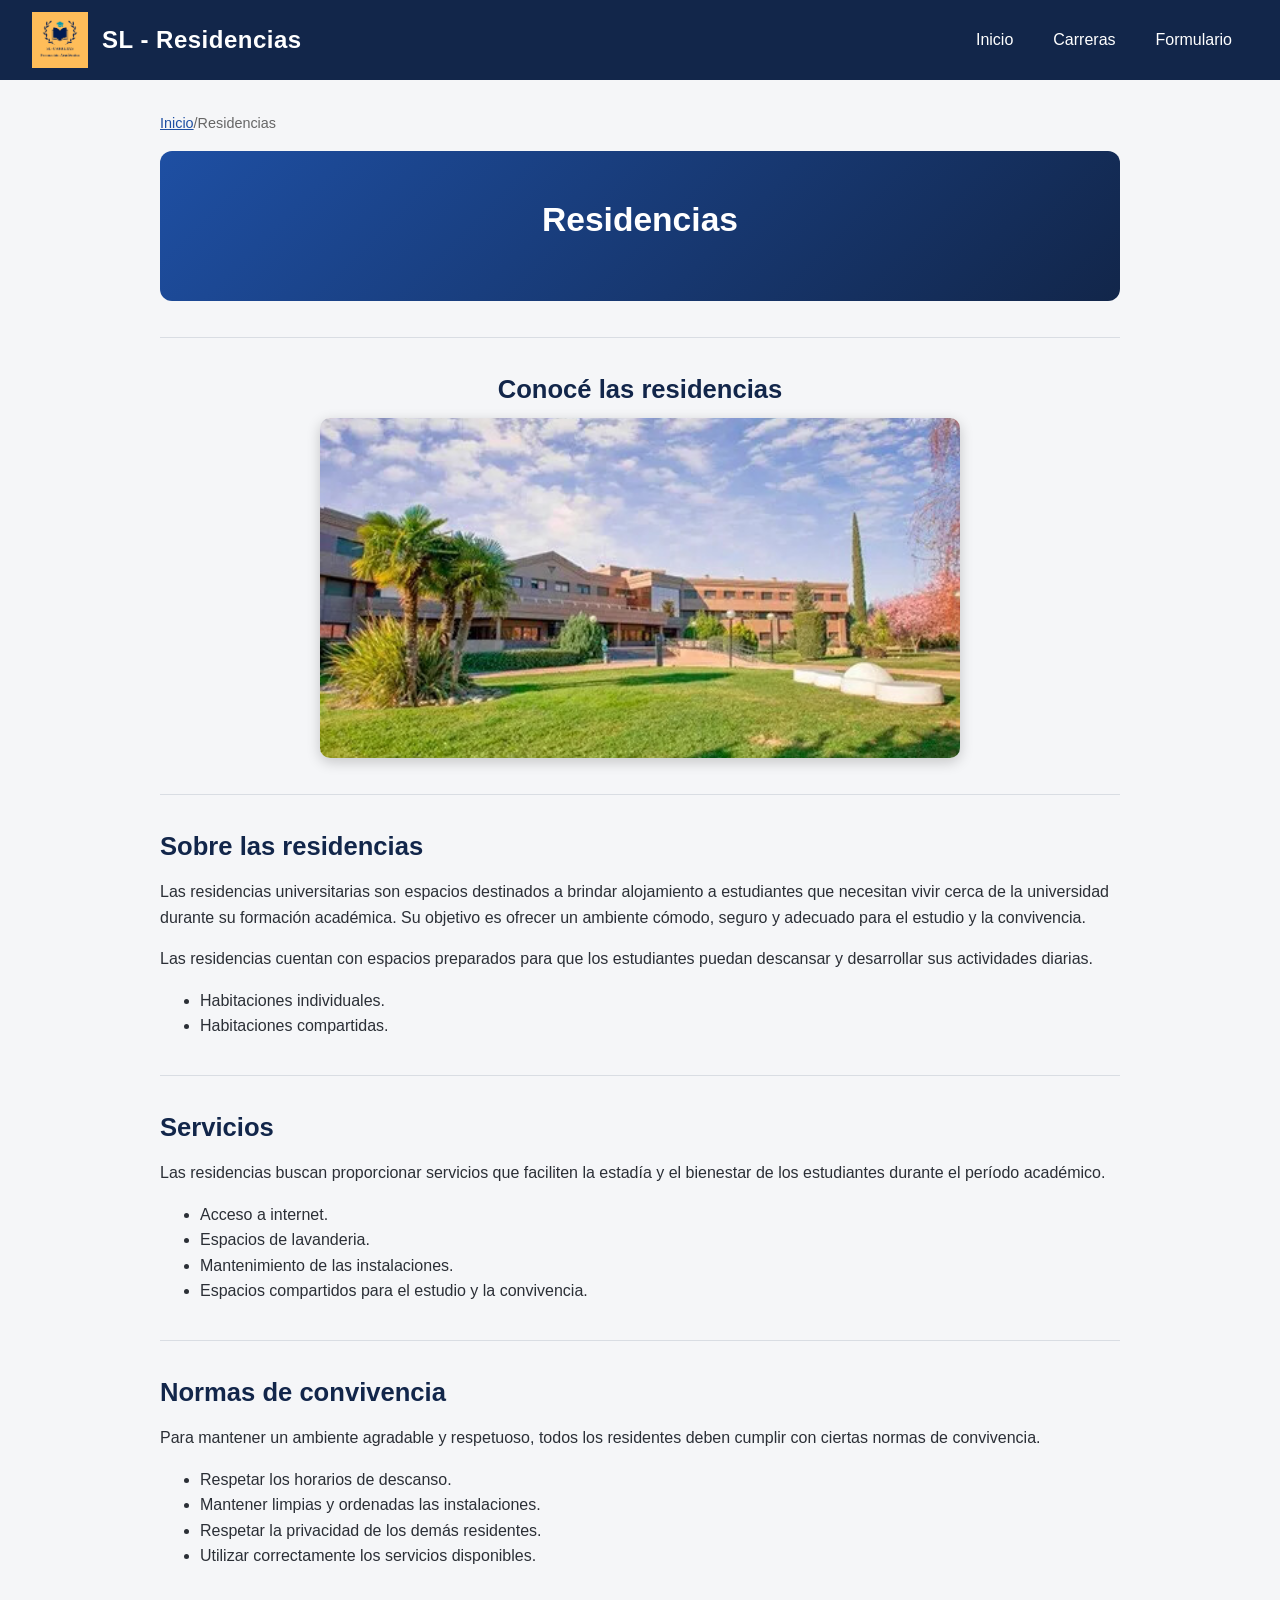
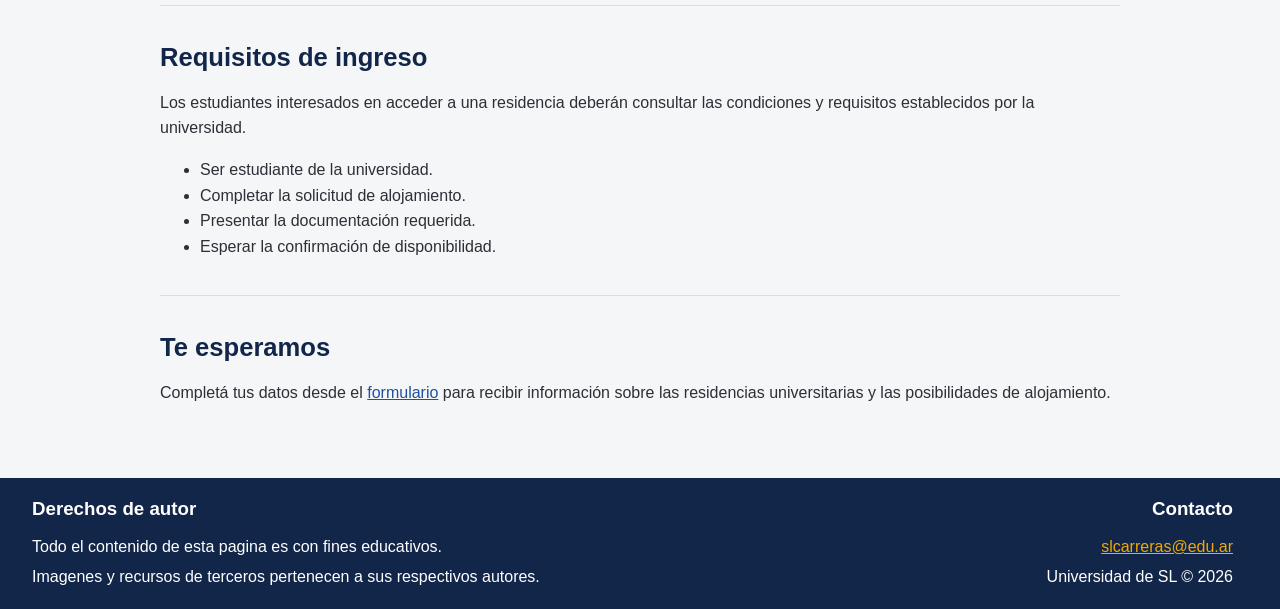
<file: Campus/Residencias.html>
<!DOCTYPE html>
<html lang="es">
<head>
    <meta charset="UTF-8">
    <meta name="viewport" content="width=device-width, initial-scale=1.0">
    <title>SL - Residencias</title>
    <link rel="stylesheet" href="../assets/css/Index.css">
    <script src="../assets/js/Javascript.js" defer></script>
    <link rel="icon" type="image/x-icon" href="../favicon.ico">
</head>
<body>
    <header>
        <div>
         <img src="../assets/img/LOGO-SL-CARRERAS.png" alt="Logo" width="80">
            <h1>SL - Residencias</h1>
        </div>
        <div>
            <nav>
                <ul>
                    <li><a href="../index.html">Inicio</a></li>
                    <li><a href="../carreras.html">Carreras</a></li>
                    <li><a href="../contacto.html">Formulario</a></li>
                </ul>
            </nav>
        </div>
    </header>

    <main>
        <div id="ruta">
            <p><a href="../index.html">Inicio</a>/Residencias</p>
        </div>
        <div id="presentacion">
            <h2>Residencias</h2>
        </div>
        
        <hr>
        <div class="carrusel" id="carrusel-residencias">
            <h2>Conocé las residencias</h2>
            <div>
                <img id ="imagenResidencia" src="" alt="">
            </div>
        </div>
        <hr>
        <div>
            <div>
                <h2>Sobre las residencias</h2>
                <p>Las residencias universitarias son espacios destinados a brindar alojamiento a estudiantes que necesitan vivir cerca de la universidad durante su formación académica. Su objetivo es ofrecer un ambiente cómodo, seguro y adecuado para el estudio y la convivencia.</p>
            </div>
            <div>
                <h2></h2>
                <p>Las residencias cuentan con espacios preparados para que los estudiantes puedan descansar y desarrollar sus actividades diarias.</p>
                <ul>
                    <li>Habitaciones individuales.</li>
                    <li>Habitaciones compartidas.</li>
                </ul>
            </div>
        </div>
        <hr>
        <div>
            <h2>Servicios</h2>
            <p>Las residencias buscan proporcionar servicios que faciliten la estadía y el bienestar de los estudiantes durante el período académico.</p>
            <ul>
                <li>Acceso a internet.</li>
                <li>Espacios de lavanderia.</li>
                <li>Mantenimiento de las instalaciones.</li>
                <li>Espacios compartidos para el estudio y la convivencia.</li>
            </ul>
        </div>
        <hr>
        <div>
            <h2>Normas de convivencia</h2>
            <p>Para mantener un ambiente agradable y respetuoso, todos los residentes deben cumplir con ciertas normas de convivencia.</p>
            <ul>
                <li>Respetar los horarios de descanso.</li>
                <li>Mantener limpias y ordenadas las instalaciones.</li>
                <li>Respetar la privacidad de los demás residentes.</li>
                <li>Utilizar correctamente los servicios disponibles.</li>
            </ul>
        </div>
        <hr>
        <div>
            <h2>Requisitos de ingreso</h2>
            <p>Los estudiantes interesados en acceder a una residencia deberán consultar las condiciones y requisitos establecidos por la universidad.</p>
            <ul>
                <li>Ser estudiante de la universidad.</li>
                <li>Completar la solicitud de alojamiento.</li>
                <li>Presentar la documentación requerida.</li>
                <li>Esperar la confirmación de disponibilidad.</li>
            </ul>
        </div>
        <hr>
        <div>
            <h2>Te esperamos</h2>
            <p>Completá tus datos desde el <a href="../contacto.html">formulario</a> para recibir información sobre las residencias universitarias y las posibilidades de alojamiento.</p>
        </div>
    </main>

    <div id="footer"></div>
</body>
</html>
</file>
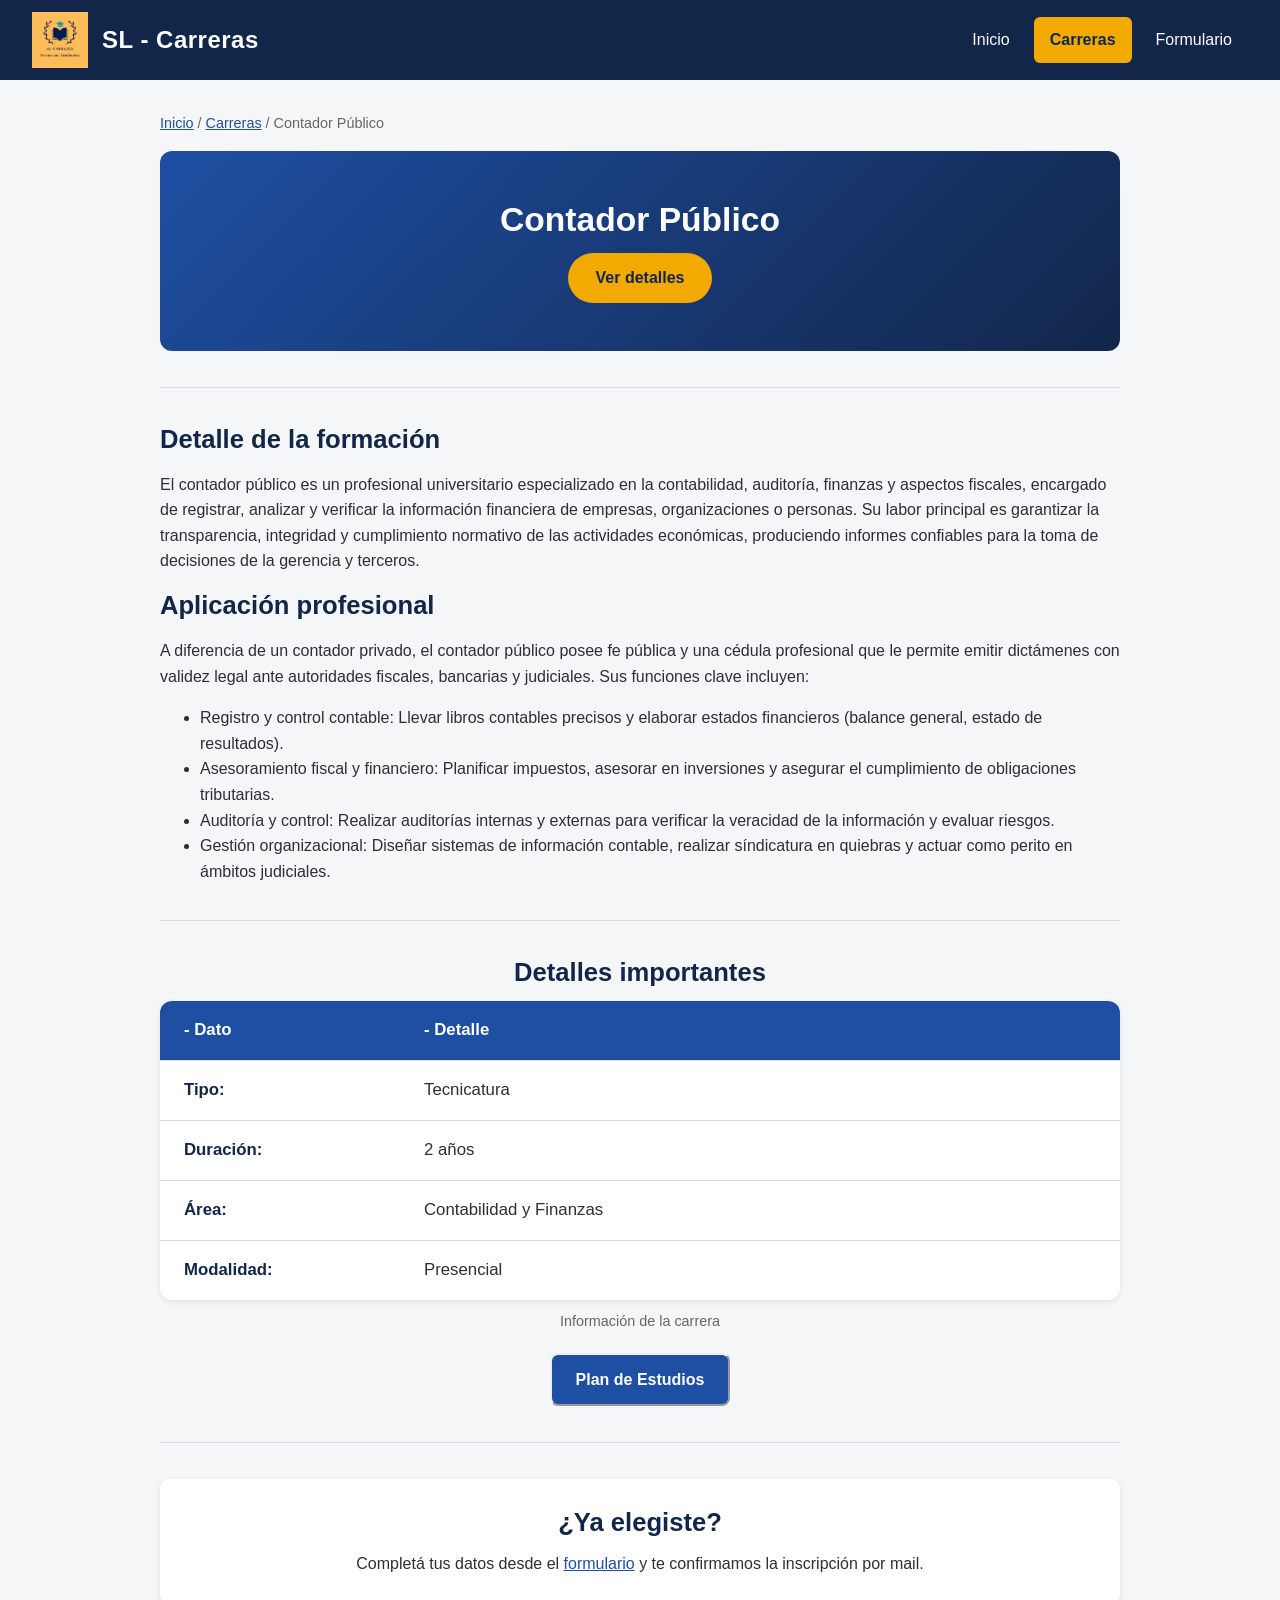
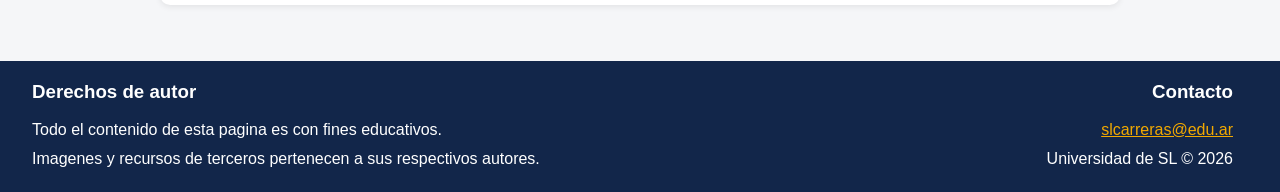
<file: carreras/ContadorPublico.html>
<!DOCTYPE html>
<html lang="es">
<head>
    <meta charset="UTF-8">
    <meta name="viewport" content="width=device-width, initial-scale=1.0">
    <title>SL - Contador Público</title>
    <link rel="stylesheet" href="../assets/css/Index.css">
    <script src="../assets/js/Javascript.js" defer></script>
    <script src="../assets/js/PlanDeEstudios.js" defer></script>
    <link rel="icon" type="image/x-icon" href="../favicon.ico">
</head>
<body>
    <header>
        <div>
         <img src="../assets/img/LOGO-SL-CARRERAS.png" alt="Logo" width="80">
            <h1>SL - Carreras</h1>
        </div>
        <div>
            <nav>
                <ul>
                    <li><a href="../index.html">Inicio</a></li>
                    <li><a href="../carreras.html" class="activo">Carreras</a></li>
                    <li><a href="../contacto.html">Formulario</a></li>
                </ul>
            </nav>
        </div>
    </header>

    <main>
        <div id="ruta">
            <p><a href="../index.html">Inicio</a> / <a href="../carreras.html">Carreras</a> / Contador Público</p>
        </div>

        <div id="presentacion">
            <h2>Contador Público</h2>
            <a href="#detalle-carrera">Ver detalles</a>
        </div>

        <hr>

        <div id="detalle-carrera">
            <div id="formacion">
                <h2>Detalle de la formación</h2>
                <p>El contador público es un profesional universitario especializado en la contabilidad, auditoría, finanzas y aspectos fiscales, encargado de registrar, analizar y
                 verificar la información financiera de empresas, organizaciones o personas.  Su labor principal es garantizar la transparencia, integridad y cumplimiento normativo 
                 de las actividades económicas, produciendo informes confiables para la toma de decisiones de la gerencia y terceros.</p>
               
            </div>

            <div id="aplicacion">
                <h2>Aplicación profesional</h2>
                <p>A diferencia de un contador privado, el contador público posee fe pública y una cédula profesional que le permite emitir dictámenes con validez legal ante autoridades fiscales, bancarias y judiciales.  Sus funciones clave incluyen:</p>
                <ul>
                    <li>Registro y control contable: Llevar libros contables precisos y elaborar estados financieros (balance general, estado de resultados).</li>
                    <li>Asesoramiento fiscal y financiero: Planificar impuestos, asesorar en inversiones y asegurar el cumplimiento de obligaciones tributarias.</li>
                    <li>Auditoría y control: Realizar auditorías internas y externas para verificar la veracidad de la información y evaluar riesgos.</li>
                    <li>Gestión organizacional: Diseñar sistemas de información contable, realizar síndicatura en quiebras y actuar como perito en ámbitos judiciales. </li>
                </ul>
            </div>
        </div>

        <hr>

        <div id="listado">
            <h2 id="TablasTitulo">Detalles importantes</h2>
            <table class="tablaCarreras">
                <caption>Información de la carrera</caption>
                <thead>
                    <tr>
                        <th>- Dato</th>
                        <th>- Detalle</th>
                    </tr>
                </thead>
                <tbody>
                    <tr>
                        <td>Tipo:</td>
                        <td>Tecnicatura</td>
                    </tr>
                    <tr>
                        <td>Duración:</td>
                        <td>2 años</td>
                    </tr>
                    <tr>
                        <td>Área:</td>
                        <td>Contabilidad y Finanzas</td>
                    </tr>
                    <tr>
                        <td>Modalidad:</td>
                        <td>Presencial</td>
                    </tr>
                </tbody>
            </table>
            <button id="botonContador" class = "botonPlan">Plan de Estudios</button>
        </div>

        <hr>

        <div id="inscripcion">
            <h2>¿Ya elegiste?</h2>
            <p>Completá tus datos desde el <a href="../contacto.html">formulario</a> y te confirmamos la inscripción por mail.</p>
        </div>
    </main>

    <div id="footer"></div>
</body>
</html>
</file>
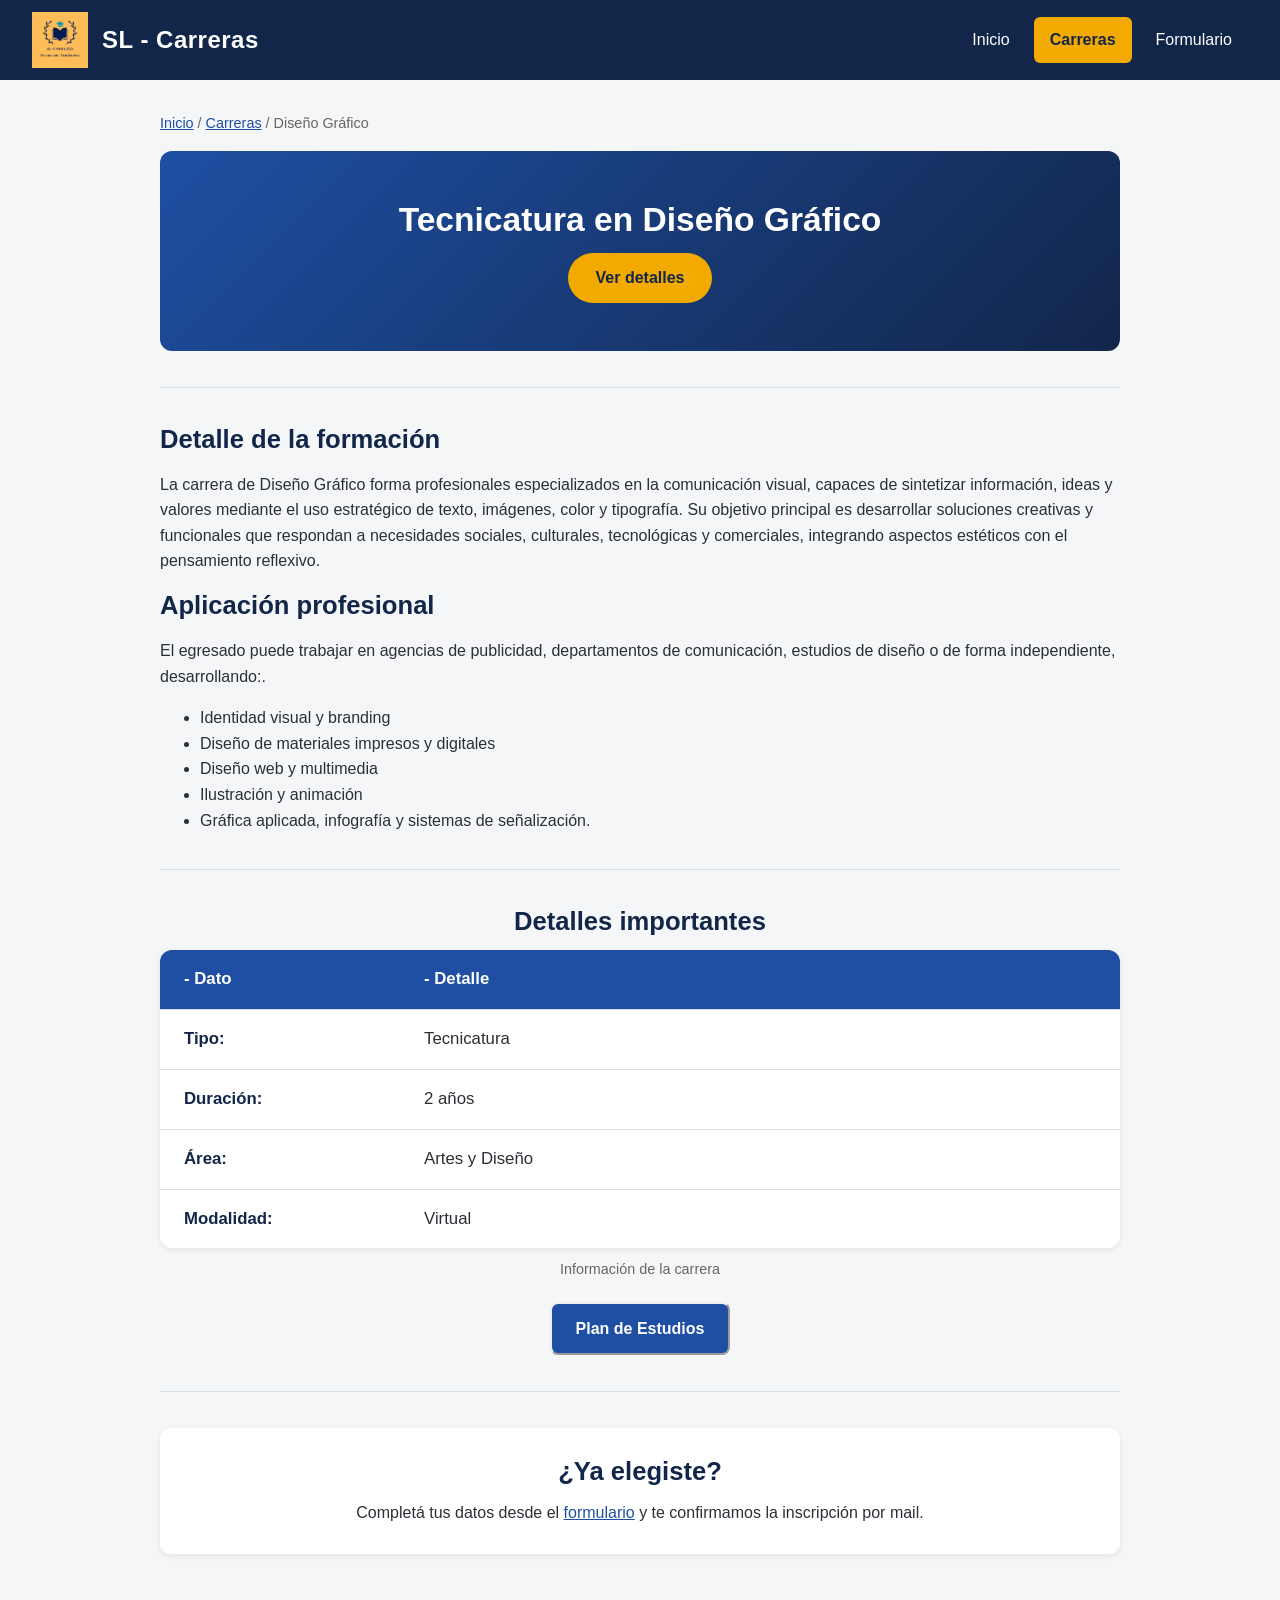
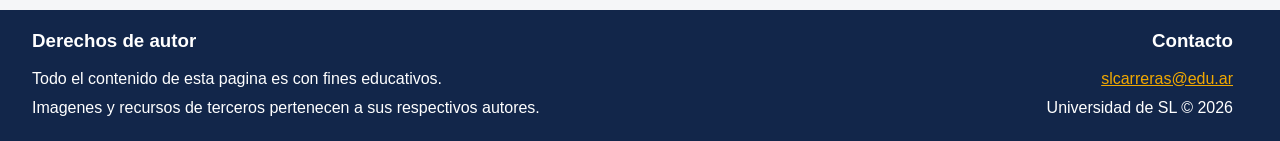
<file: carreras/DiseñoGrafico.html>
<!DOCTYPE html>
<html lang="es">
<head>
    <meta charset="UTF-8">
    <meta name="viewport" content="width=device-width, initial-scale=1.0">
    <title>SL - Diseño Gráfico</title>
    <link rel="stylesheet" href="../assets/css/Index.css">
    <script src="../assets/js/Javascript.js" defer></script>
    <script src="../assets/js/PlanDeEstudios.js" defer></script>
    <link rel="icon" type="image/x-icon" href="../favicon.ico">
</head>
<body>
    <header>
        <div>
          <img src="../assets/img/LOGO-SL-CARRERAS.png" alt="Logo" width="80">
            <h1>SL - Carreras</h1>
        </div>
        <div>
            <nav>
                <ul>
                    <li><a href="../index.html">Inicio</a></li>
                    <li><a href="../carreras.html" class="activo">Carreras</a></li>
                    <li><a href="../contacto.html">Formulario</a></li>
                </ul>
            </nav>
        </div>
    </header>

    <main>
        <div id="ruta">
            <p><a href="../index.html">Inicio</a> / <a href="../carreras.html">Carreras</a> / Diseño Gráfico</p>
        </div>

        <div id="presentacion">
            <h2>Tecnicatura en Diseño Gráfico</h2>
            <a href="#detalle-carrera">Ver detalles</a>
        </div>

        <hr>

        <div id="detalle-carrera">
            <div id="formacion">
                <h2>Detalle de la formación</h2>
                <p>La carrera de Diseño Gráfico forma profesionales especializados en la comunicación visual, capaces de sintetizar información, ideas y valores mediante el uso estratégico de texto, imágenes, color y tipografía. Su objetivo principal es desarrollar soluciones creativas y funcionales que respondan a necesidades sociales, culturales, tecnológicas y comerciales, integrando aspectos estéticos con el pensamiento reflexivo.</p>

            </div>

            <div id="aplicacion">
                <h2>Aplicación profesional</h2>
                <p>El egresado puede trabajar en agencias de publicidad, departamentos de comunicación, estudios de diseño o de forma independiente, desarrollando:.</p>
                <ul>
                    <li>Identidad visual y branding</li>
                    <li>Diseño de materiales impresos y digitales</li>
                    <li>Diseño web y multimedia</li>
                    <li>Ilustración y animación</li>
                    <li>Gráfica aplicada, infografía y sistemas de señalización.</li>
                </ul>
            </div>
        </div>

        <hr>

        <div id="listado">
            <h2 id="TablasTitulo">Detalles importantes</h2>
            <table class="tablaCarreras">
                <caption>Información de la carrera</caption>
                <thead>
                    <tr>
                        <th>- Dato</th>
                        <th>- Detalle</th>
                    </tr>
                </thead>
                <tbody>
                    <tr>
                        <td>Tipo:</td>
                        <td>Tecnicatura</td>
                    </tr>
                    <tr>
                        <td>Duración:</td>
                        <td>2 años</td>
                    </tr>
                    <tr>
                        <td>Área:</td>
                        <td>Artes y Diseño</td>
                    </tr>
                    <tr>
                        <td>Modalidad:</td>
                        <td>Virtual</td>
                    </tr>
                </tbody>
            </table>
            <button id="botonDiseñoGrafico" class="botonPlan">Plan de Estudios</button>
        </div>

        <hr>

        <div id="inscripcion">
            <h2>¿Ya elegiste?</h2>
            <p>Completá tus datos desde el <a href="../contacto.html">formulario</a> y te confirmamos la inscripción por mail.</p>
        </div>
    </main>

    <div id="footer"></div>
</body>
</html>
</file>
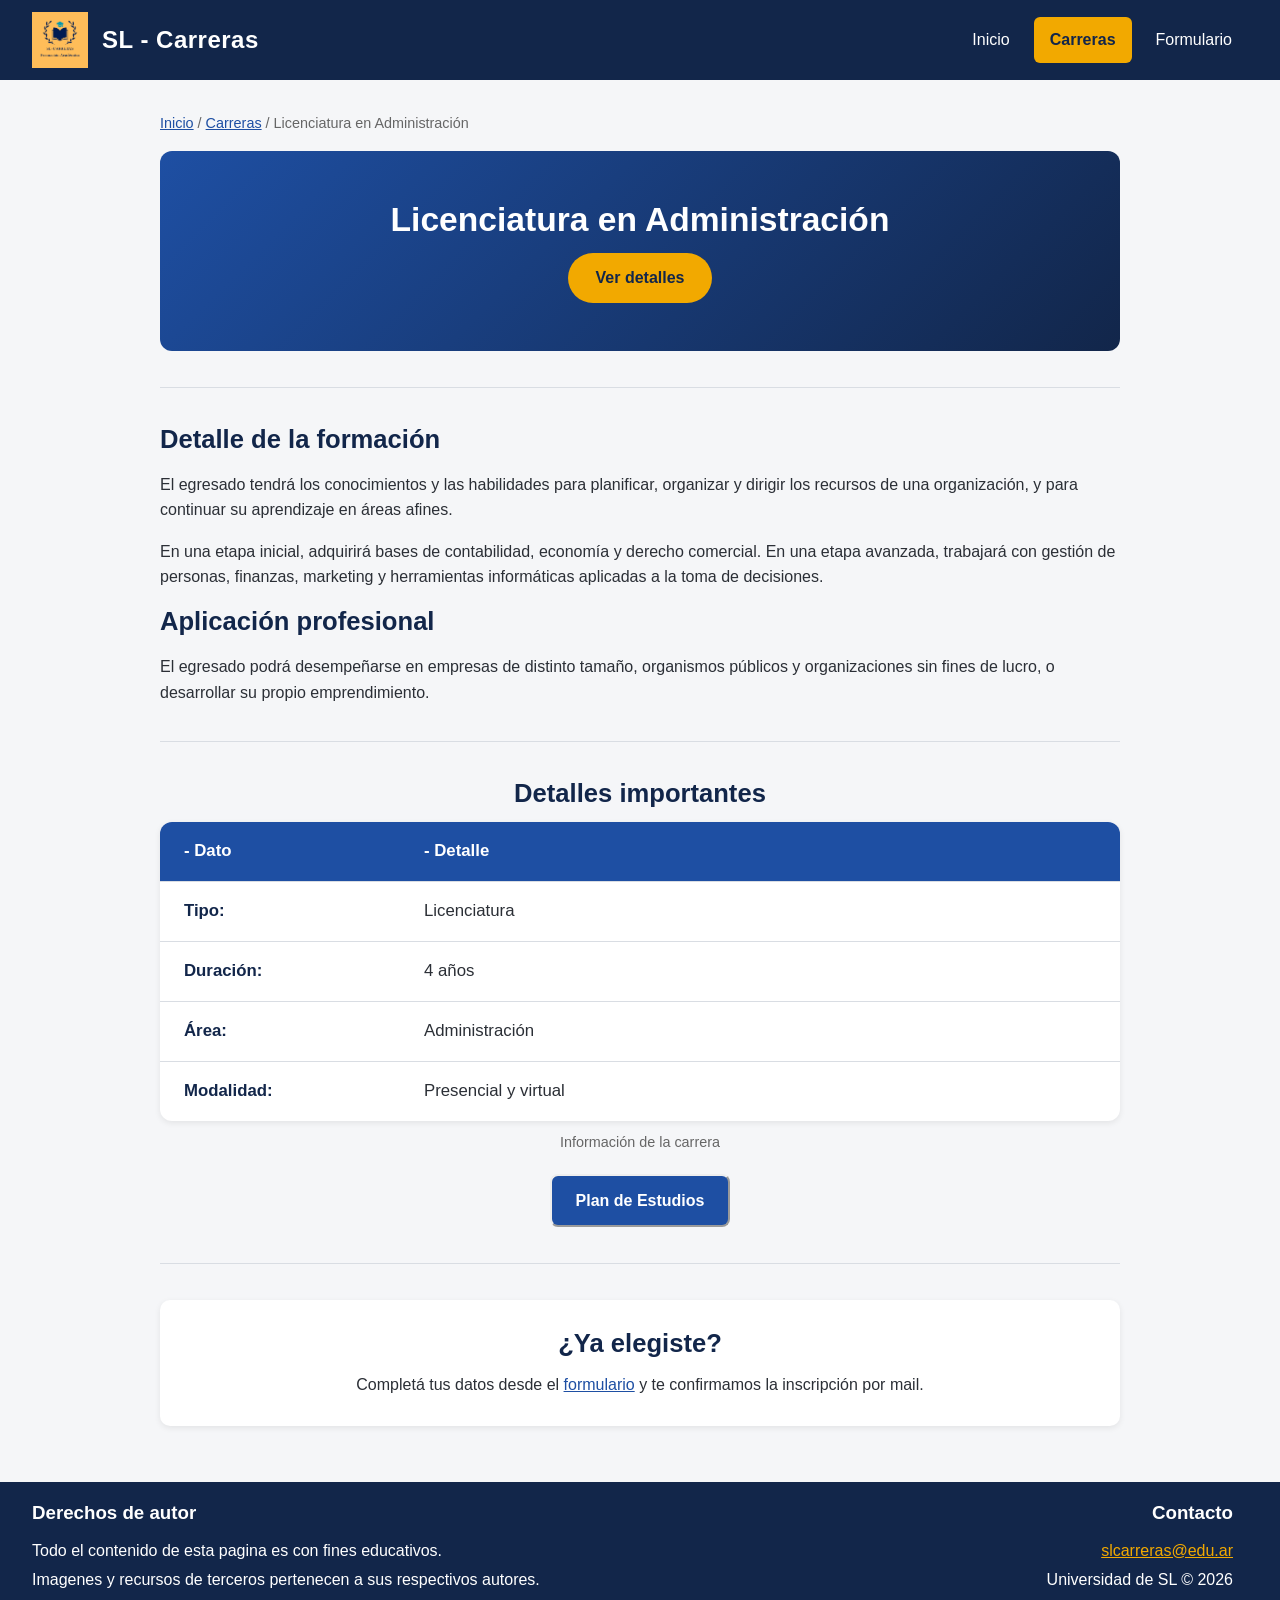
<file: carreras/lic-administracion.html>
<!DOCTYPE html>
<html lang="es">
<head>
    <meta charset="UTF-8">
    <meta name="viewport" content="width=device-width, initial-scale=1.0">
    <title>SL - Licenciatura en Administración</title>
    <link rel="stylesheet" href="../assets/css/Index.css">
    <script src="../assets/js/Javascript.js" defer></script>
    <script src="../assets/js/PlanDeEstudios.js" defer></script>
    <link rel="icon" type="image/x-icon" href="../favicon.ico">
</head>
<body>
    <header>
        <div>
           <img src="../assets/img/LOGO-SL-CARRERAS.png" alt="Logo" width="80">
            <h1>SL - Carreras</h1>
        </div>
        <div>
            <nav>
                <ul>
                    <li><a href="../index.html">Inicio</a></li>
                    <li><a href="../carreras.html" class="activo">Carreras</a></li>
                    <li><a href="../contacto.html">Formulario</a></li>
                </ul>
            </nav>
        </div>
    </header>

    <main>
        <div id="ruta">
            <p><a href="../index.html">Inicio</a> / <a href="../carreras.html">Carreras</a> / Licenciatura en Administración</p>
        </div>

        <div id="presentacion">
            <h2>Licenciatura en Administración</h2>
            <a href="#detalle-carrera">Ver detalles</a>
        </div>

        <hr>

        <div id="detalle-carrera">
            <div id="formacion">
                <h2>Detalle de la formación</h2>
                <p>El egresado tendrá los conocimientos y las habilidades para planificar, organizar y dirigir los recursos de una organización, y para continuar su aprendizaje en áreas afines.</p>
                <p>En una etapa inicial, adquirirá bases de contabilidad, economía y derecho comercial. En una etapa avanzada, trabajará con gestión de personas, finanzas, marketing y herramientas informáticas aplicadas a la toma de decisiones.</p>
            </div>

            <div id="aplicacion">
                <h2>Aplicación profesional</h2>
                <p>El egresado podrá desempeñarse en empresas de distinto tamaño, organismos públicos y organizaciones sin fines de lucro, o desarrollar su propio emprendimiento.</p>
            </div>
        </div>

        <hr>

        <div id="listado">
            <h2 id="TablasTitulo">Detalles importantes</h2>
            <table class="tablaCarreras">
                <caption>Información de la carrera</caption>
                <thead>
                    <tr>
                        <th>- Dato</th>
                        <th>- Detalle</th>
                    </tr>
                </thead>
                <tbody>
                    <tr>
                        <td>Tipo:</td>
                        <td>Licenciatura</td>
                    </tr>
                    <tr>
                        <td>Duración:</td>
                        <td>4 años</td>
                    </tr>
                    <tr>
                        <td>Área:</td>
                        <td>Administración</td>
                    </tr>
                    <tr>
                        <td>Modalidad:</td>
                        <td>Presencial y virtual</td>
                    </tr>
                </tbody>
            </table>
            <button id="botonAdministracion" class="botonPlan">Plan de Estudios</button>
        </div>

        <hr>

        <div id="inscripcion">
            <h2>¿Ya elegiste?</h2>
            <p>Completá tus datos desde el <a href="../contacto.html">formulario</a> y te confirmamos la inscripción por mail.</p>
        </div>
    </main>

    <div id="footer"></div>
</body>
</html>
</file>
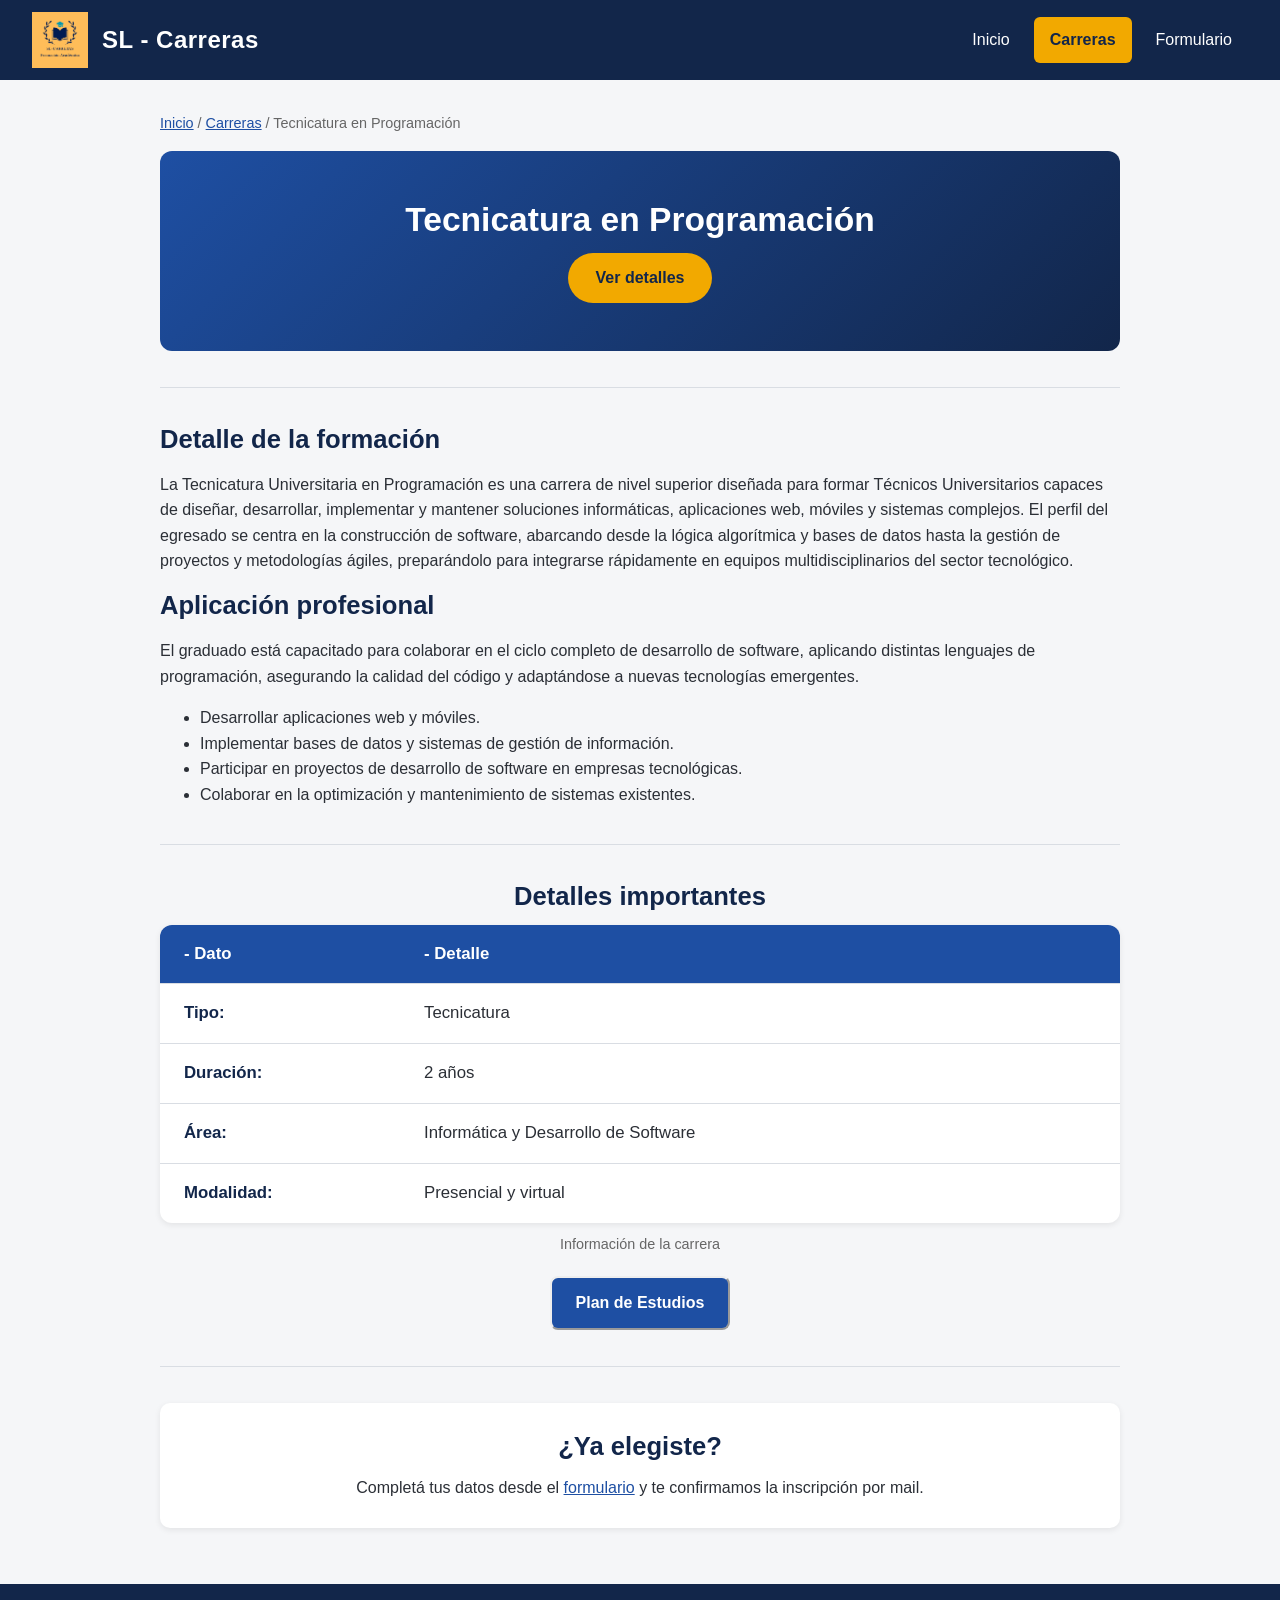
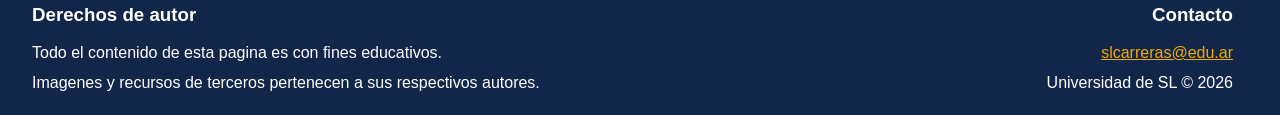
<file: carreras/TecnicaturaProgramacion.html>
<!DOCTYPE html>
<html lang="es">
<head>
    <meta charset="UTF-8">
    <meta name="viewport" content="width=device-width, initial-scale=1.0">
    <title>SL - Tecnicatura en Programación</title>
    <link rel="stylesheet" href="../assets/css/Index.css">
    <script src="../assets/js/Javascript.js" defer></script>
    <script src="../assets/js/PlanDeEstudios.js" defer></script>
    <link rel="icon" type="image/x-icon" href="../favicon.ico">
</head>
<body>
    <header>
        <div>
          <img src="../assets/img/LOGO-SL-CARRERAS.png" alt="Logo" width="80">
            <h1>SL - Carreras</h1>
        </div>
        <div>
            <nav>
                <ul>
                    <li><a href="../index.html">Inicio</a></li>
                    <li><a href="../carreras.html" class="activo">Carreras</a></li>
                    <li><a href="../contacto.html">Formulario</a></li>
                </ul>
            </nav>
        </div>
    </header>

    <main>
        <div id="ruta">
            <p><a href="../index.html">Inicio</a> / <a href="../carreras.html">Carreras</a> / Tecnicatura en Programación</p>
        </div>

        <div id="presentacion">
            <h2>Tecnicatura en Programación</h2>
            <a href="#detalle-carrera">Ver detalles</a>
        </div>

        <hr>

        <div id="detalle-carrera">
            <div id="formacion">
                <h2>Detalle de la formación</h2>
                <p>La Tecnicatura Universitaria en Programación es una carrera de nivel superior diseñada para formar Técnicos Universitarios capaces de diseñar, desarrollar, implementar y mantener soluciones informáticas, aplicaciones web, móviles y sistemas complejos.  El perfil del egresado se centra en la construcción de software, abarcando desde la lógica algorítmica y bases de datos hasta la gestión de proyectos y metodologías ágiles, preparándolo para integrarse rápidamente en equipos multidisciplinarios del sector tecnológico.</p>
               
            </div>

            <div id="aplicacion">
                <h2>Aplicación profesional</h2>
                <p>El graduado está capacitado para colaborar en el ciclo completo de desarrollo de software, aplicando distintas lenguajes de programación, asegurando la calidad del código y adaptándose a nuevas tecnologías emergentes.</p>
                <ul>
                    <li>Desarrollar aplicaciones web y móviles.</li>
                    <li>Implementar bases de datos y sistemas de gestión de información.</li>
                    <li>Participar en proyectos de desarrollo de software en empresas tecnológicas.</li>
                    <li>Colaborar en la optimización y mantenimiento de sistemas existentes.</li>
            </div>
        </div>

        <hr>

        <div id="listado">
            <h2 id="TablasTitulo">Detalles importantes</h2>
            <table class="tablaCarreras">
                <caption>Información de la carrera</caption>
                <thead>
                    <tr>
                        <th>- Dato</th>
                        <th>- Detalle</th>
                    </tr>
                </thead>
                <tbody>
                    <tr>
                        <td>Tipo:</td>
                        <td>Tecnicatura</td>
                    </tr>
                    <tr>
                        <td>Duración:</td>
                        <td>2 años</td>
                    </tr>
                    <tr>
                        <td>Área:</td>
                        <td>Informática y Desarrollo de Software</td>
                    </tr>
                    <tr>
                        <td>Modalidad:</td>
                        <td>Presencial y virtual</td>
                    </tr>
                </tbody>
            </table>
            <button id="botonProgramacion" class="botonPlan">Plan de Estudios</button>
        </div>

        <hr>

        <div id="inscripcion">
            <h2>¿Ya elegiste?</h2>
            <p>Completá tus datos desde el <a href="../contacto.html">formulario</a> y te confirmamos la inscripción por mail.</p>
        </div>
    </main>

    <div id="footer"></div>
</body>
</html>
</file>
<file: assets/css/Index.css>
#listado{
    display: flex;
    flex-direction: column;
    align-items: center;
    justify-content: center;
}
/* imagenes de carreras */
.imagenCarreras{
    width: 80px;
    height: 80px;
}
/* table carreras */
.tablaCarreras {
    width: 100%;
    border-collapse: collapse;
    background-color: white;
    border-radius: 12px;
    overflow: hidden;
    box-shadow: 0 2px 6px rgba(0, 0, 0, 0.08);
}

.tablaCarreras caption {
    caption-side: bottom;
    padding-top: 10px;
    font-size: 0.9rem;
    color: #666;
}

.tablaCarreras th,
.tablaCarreras td {
    padding: 16px 24px;
    font-size: 1.05rem;
    text-align: left;
    border-bottom: 1px solid var(--borde);
}

.tablaCarreras th {
    background-color: var(--azul);
    color: white;
}

.tablaCarreras td:first-child {
    font-weight: 600;
    color: var(--azul-oscuro);
    width: 25%;
}

.tablaCarreras tbody tr:last-child td {
    border-bottom: none;
}

.tablaCarreras tbody tr:hover {
    background-color: var(--azul-claro);
}
/* ---------- Variables (colores y medidas en un solo lugar) ---------- */
:root {
    --azul-oscuro: #12264a;
    --azul: #1e4fa3;
    --azul-claro: #e8f0fc;
    --acento: #f2a900;
    --texto: #2b2f36;
    --gris: #f5f6f8;
    --borde: #d9dde3;
    --ancho-max: 1000px;
}

/*  Base  */
* {
    box-sizing: border-box;
}

body {
    margin: 0;
    font-family: "Segoe UI", Arial, sans-serif;
    font-size: 16px;
    line-height: 1.6;
    color: var(--texto);
    background-color: var(--gris);
}

h1, h2 {
    margin: 0 0 12px; 
    line-height: 1.25;
}
#TablasTitulo{
    text-align: center;
}
h2{
    color: var(--azul-oscuro);
    font-size: 1.6rem;
}

a {
    color: var(--azul);
}

a:hover {
    color: var(--azul-oscuro);
}

hr {
    border: none;
    border-top: 1px solid var(--borde);
    margin: 36px 0;
}

/* ---------- Header ---------- */
header {
    z-index: 100;
    position: sticky; /*para fijar el header al hacer scroll*/
    top: 0;
    display: flex;
    justify-content: space-between;
    align-items: center;
    gap: 12px;
    padding: 12px 32px;
    background-color: var(--azul-oscuro);
    color: white;
}

/* Primer div del header: logo + título */
header > div:first-child {
    display: flex;
    align-items: center;
    gap: 14px;
}

header img {
    width: 56px;         
    height: auto;
}

header h1 {
    margin: 0;
    font-size: 1.5rem;
    letter-spacing: 0.5px;
}

/* ---------- Navegación ---------- */
nav ul {
    list-style: none;
    margin: 0;
    padding: 0;
    display: flex;
    gap: 8px;
}

nav a {
    display: block;
    padding: 10px 16px;
    color: white;
    text-decoration: none;
    white-space: nowrap;
    border-radius: 6px;
    transition: background-color 0.2s ease, color 0.2s ease;
}

nav a:hover {
    background-color: rgba(255, 255, 255, 0.15);
    color: white;
}

nav a:focus-visible {
    outline: 2px solid var(--acento);
    outline-offset: 2px;
}

nav a.activo,
nav a[aria-current="page"] {
    background-color: var(--acento);
    color: var(--azul-oscuro);
    font-weight: 600;
}

/* ---------- Main ---------- */
main {
    max-width: var(--ancho-max);
    margin: 0 auto;
    padding: 32px 20px;
}

/* ---------- Presentación (portada) ---------- */
#presentacion {
    text-align: center;
    padding: 48px 24px;
    background: linear-gradient(135deg, var(--azul) 0%, var(--azul-oscuro) 100%);
    color: white;
    border-radius: 12px;
}

#presentacion h2 {
    color: white;
    font-size: 2.1rem;
}

#presentacion p {
    max-width: 560px;
    margin: 0 auto 24px;
    font-size: 1.1rem;
}

#presentacion a {
    display: inline-block;
    padding: 12px 28px;
    background-color: var(--acento);
    color: var(--azul-oscuro);
    font-weight: 700;
    text-decoration: none;
    border-radius: 999px;
    transition: transform 0.2s ease;
}

#presentacion a:hover {
    transform: scale(1.06);
}

/* ---------- Carrusel ---------- */
.carrusel h2 {
    text-align: center;
}

.carrusel > div {
    display: flex;
    align-items: center;
    justify-content: center;
    flex-wrap: wrap;
    gap: 12px;
} 
.carrusel > div > h3{
    text-align: center;
    margin: 0;
    font-size: 1.2rem;
    color: var(--azul-oscuro);
    flex-basis: 100%;
    order: 3;
}
.carrusel >div>h4{
    text-align: center;
    margin: 0;
    font-size: 1.2rem;
    color: var(--azul-oscuro);
    flex-basis: 100%;
    order: 4;
}
.carrusel > div > a,
.carrusel > div > img {
    flex: 1 1 0;
    min-width: 0;
    max-width: 640px;
}

.carrusel img {
    display: block;
    width: 100%;
    height: 340px;
    object-fit: cover;
    border-radius: 10px;
    box-shadow: 0 4px 14px rgba(0, 0, 0, 0.2);
    transition: transform 0.2s ease;
}
.carrusel img:hover {
    transform: scale(1.02);
}
.carrusel button {
    padding: 10px 16px;
    border: none;
    border-radius: 6px;
    background-color: var(--azul);
    color: white;
    font-size: 0.95rem;
    cursor: pointer;
    transition: background-color 0.2s ease;
    flex-shrink: 0;
}

.carrusel button:hover {
    background-color: var(--azul-oscuro);
}

/* carrusel de carreras */
#carrusel-carreras > div > a {
    position: relative;
    display: block;
    border-radius: 10px;
    overflow: hidden;
}

#carrusel-carreras > div > a::after {
    content: "";
    position: absolute;
    inset: 0;
    background: linear-gradient(
        to top,
        rgba(18, 38, 74, 0.9) 0%,
        rgba(18, 38, 74, 0.5) 30%,
        rgba(18, 38, 74, 0) 60%
    );
    pointer-events: none;
}

#carrusel-carreras > div > a > h3 {
    position: absolute;
    left: 20px;
    right: 20px;
    bottom: 16px;
    margin: 0;
    color: white;
    font-size: 1.6rem;
    text-align: center;
    text-shadow: 0 2px 6px rgba(0, 0, 0, 0.6);
    z-index: 2;
}

/* ---------- Beneficios (tarjetas en grilla) ---------- */
#beneficios h2 {
    text-align: center;
}

#beneficios ul {
    list-style: none;
    margin: 0;
    padding: 0;
    display: grid;
    grid-template-columns: repeat(2, 1fr);
    gap: 16px;
}

#beneficios li {
    background-color: white;
    padding: 18px 20px;
    border-left: 5px solid var(--acento);
    border-radius: 8px;
    box-shadow: 0 2px 6px rgba(0, 0, 0, 0.08);
}

#beneficios strong {
    display: block;
    color: var(--azul);
    font-size: 1.05rem;
}

/* ---------- Pasos (lista numerada con círculos) ---------- */
#pasos h2 {
    text-align: center;
}

#pasos ol {
    list-style: none;
    counter-reset: paso;
    margin: 0;
    padding: 0;
}

#pasos li {
    counter-increment: paso;
    display: flex;
    align-items: center;
    gap: 16px;
    margin-bottom: 12px;
    padding: 14px 18px;
    background-color: white;
    border-radius: 8px;
    box-shadow: 0 2px 6px rgba(0, 0, 0, 0.08);
}

#pasos li::before {
    content: counter(paso);
    flex-shrink: 0;
    width: 36px;
    height: 36px;
    display: flex;
    align-items: center;
    justify-content: center;
    background-color: var(--azul);
    color: white;
    font-weight: 700;
    border-radius: 50%;
}

/* ---------- Fechas (tabla) ---------- */
#fechas h2 {
    text-align: center;
}

#fechas table {
    width: 100%;
    border-collapse: collapse;
    background-color: white;
    border-radius: 8px;
    overflow: hidden;
    box-shadow: 0 2px 6px rgba(0, 0, 0, 0.08);
}

#fechas caption {
    caption-side: bottom;
    padding-top: 10px;
    font-size: 0.9rem;
    color: #666;
}

#fechas th {
    background-color: var(--azul-oscuro);
    color: white;
    text-align: left;
}

#fechas th,
#fechas td {
    padding: 12px 16px;
}

#fechas tbody tr:nth-child(even) {
    background-color: var(--azul-claro);
}

#fechas tbody tr:hover {
    background-color: #fff4d6;
}

/* ---------- Footer ---------- */
footer {
    margin-top: 24px;
    padding: 16px 32px;
    background-color: var(--azul-oscuro);
    color: white;
    display: flex;
    justify-content: space-between;
    align-items: flex-start;
    gap: 30px;
}

footer div:first-child {    /* derechos de autor */
    flex: 1;
}

footer div:last-child {     /* información */
    flex: 0 0 auto;
    margin-right: 15px;
    text-align: right;
}

footer h3 {
    margin: 0 0 10px;
}

footer p {
    margin: 4px 0;
}

footer a {
    color: var(--acento);
}

/* ---------- Responsive (pantallas chicas) ---------- */
@media (max-width: 700px) {
    header {
        justify-content: center;
        text-align: center;
        padding: 12px 16px;
    }

    nav ul {
        flex-wrap: wrap;
        justify-content: center;
        gap: 4px;
    }

    nav a {
        padding: 10px 12px;
    }

    #presentacion h2 {
        font-size: 1.6rem;
    }

    .carrusel img {
        height: 220px;
    }
    .carrusel button {
        padding: 8px 10px;
        font-size: 0.85rem;
    } 

    #beneficios ul {
        grid-template-columns: 1fr;
    }

    #carrusel-carreras > div > a > h3 {
        font-size: 1.1rem;
        bottom: 10px;
    }
}

@view-transition {
    navigation: auto;
}

/* carreras */
#ruta {
    margin-bottom: 16px;
    font-size: 0.9rem;
    color: #666;    
}

#ruta p {
    margin: 0;
}

#listado > form,
#listado > #lista-carreras {
    width: 100%;
}

#filtros { /* busqueda de carreras */
    display: flex;
    flex-wrap: wrap;
    gap: 16px;
    margin-bottom: 24px;
    padding: 16px 20px;
    background-color: white;
    border-radius: 10px;
    box-shadow: 0 2px 6px rgba(0, 0, 0, 0.08);
}

#filtros > div {
    flex: 1 1 200px;
    display: flex;
    flex-direction: column;
    gap: 4px;
}
 
#filtros label {
    font-size: 0.85rem;
    font-weight: 600;
    color: var(--azul-oscuro);
}
 
#filtros input,
#filtros select {
    padding: 10px 12px;
    border: 1px solid var(--borde);
    border-radius: 6px;
    font-size: 1rem;
    font-family: inherit;
    background-color: white;
}
 
#filtros input:focus,
#filtros select:focus {
    outline: 2px solid var(--azul);
    border-color: var(--azul);
}

#lista-carreras {
    display: grid;
    grid-template-columns: repeat(auto-fill, minmax(220px, 1fr));
    gap: 20px;
}
 
.carrera {
    display: flex;
    flex-direction: column;
    background-color: white;
    border-radius: 12px;
    overflow: hidden;
    box-shadow: 0 2px 6px rgba(0, 0, 0, 0.08);
    transition: transform 0.2s ease, box-shadow 0.2s ease; /* animación */
}
 
.carrera:hover {
    transform: translateY(-4px);
    box-shadow: 0 6px 16px rgba(0, 0, 0, 0.15);
}

.carrera .imagenCarreras {
    width: 100%;
    height: 150px;
    object-fit: cover;
    background-color: var(--azul-claro);
}
 
.carrera h3 {
    margin: 14px 16px 6px;
    font-size: 1.1rem;
    line-height: 1.3;
    color: var(--azul-oscuro);
}
 
.carrera p {
    margin: 2px 16px;
    font-size: 0.92rem;
}
 
.carrera a {
    margin: auto 16px 16px;
    padding: 10px;
    text-align: center;
    text-decoration: none;
    font-weight: 600;
    background-color: var(--azul);
    color: white;
    border-radius: 6px;
    transition: background-color 0.2s ease;
}
 
.carrera p:last-of-type {
    margin-bottom: 14px;
}
 
.carrera a:hover {
    background-color: var(--azul-oscuro);
    color: white;
}

#inscripcion {
    text-align: center;
    padding: 28px 24px;
    background-color: white;
    border-radius: 10px;
    box-shadow: 0 2px 6px rgba(0, 0, 0, 0.08);
}
 
#inscripcion p {
    margin: 0;
}


/*Estilos para el formulario */
/* Campo con error */
.invalido {
    border: 2px solid #c62828;
    background-color: #fdecea;
}

.invalido:focus {
    outline: none;
    box-shadow: 0 0 0 3px rgba(198, 40, 40, 0.25);
}

/* Mensaje de error */
.mensaje-error {
    margin: 4px 0 8px;
    color: #c62828;
    font-size: 0.85rem;
    font-weight: 600;
}

/* Ícono delante del texto */
.mensaje-error::before {
    content: "⚠";
}
/* ---------- Formulario ---------- */
#DIVformulario {
    max-width: 560px;
    margin: 0 auto;
    padding: 32px 28px;
    background-color: white;
    border-radius: 12px;
    border-top: 6px solid var(--acento);
    box-shadow: 0 4px 16px rgba(0, 0, 0, 0.1);
}

#formulario h3 {
    margin: 0 0 8px;
    text-align: center;
    color: var(--azul-oscuro);
    font-size: 1.5rem;
}

#DentroFormulario {
    display: block;
    width: 70px;
    height: auto;
    margin: 0 auto 20px;
}

#formulario > div {
    margin-bottom: 16px;
}

/* Etiquetas */
.formularioLabel {
    display: block;
    margin-bottom: 6px;
    font-weight: 600;
    font-size: 0.95rem;
    color: var(--azul-oscuro);
}

/* Campos de texto, email, teléfono, select y textarea */
.formularioInput,
#carrera {
    width: 100%;
    padding: 10px 12px;
    font: inherit;
    color: var(--texto);
    background-color: var(--gris);
    border: 1px solid var(--borde);
    border-radius: 8px;
    transition: border-color 0.2s ease, box-shadow 0.2s ease;
}

#formulario textarea {
    resize: vertical;
    min-height: 100px;
}

.formularioInput:focus,#carrera:focus {
    outline: none;
    border-color: var(--azul);
    background-color: white;
    box-shadow: 0 0 0 3px
}


#btnEnviar {
    display: flex;
    width: 17%;
    padding: 12px;
    font: inherit;
    text-align: center;
    font-weight: 700;
    color: white;
    background-color: #f2a900;
    border-color: var(--azulclaro);
    border-radius: 8px;
    cursor: pointer;
    transition: background-color 0.2s ease, transform 0.2s ease;
}    
#btnEnviar:hover {
    background-color: #e59400;
    transform: scale(1.05);
}
.mensaje-exito {
    margin-top: 16px;
    padding: 12px;
    background-color: #d4edda;
    color: #155724;
    border: 1px solid #c3e6cb;
    border-radius: 8px;
    font-size: 0.95rem;
    text-align: center;
}
#resumen {
    margin-top: 24px;
    padding: 20px;
    background-color: var(--azul-claro);
    border-left: 5px solid var(--acento);
    border-radius: 8px;
}

#resumen h3 {
    margin: 0 0 10px;
    color: var(--azul-oscuro);
}

#resumen ul {
    margin: 0;
    padding-left: 20px;
}
.botonPlan {
    display: block;
    margin: 20px auto 0;
    padding: 12px 24px;
    font: inherit;
    text-align: center;
    font-weight: 700;
    color: white;
    background-color: var(--azul);
    border-color: var(--azulclaro);
    border-radius: 8px;
    cursor: pointer;
    transition: background-color 0.2s ease, transform 0.2s ease;
}
.botonPlan:hover {
    background-color: var(--azul-oscuro);
    transform: scale(1.05);
}
</file>
